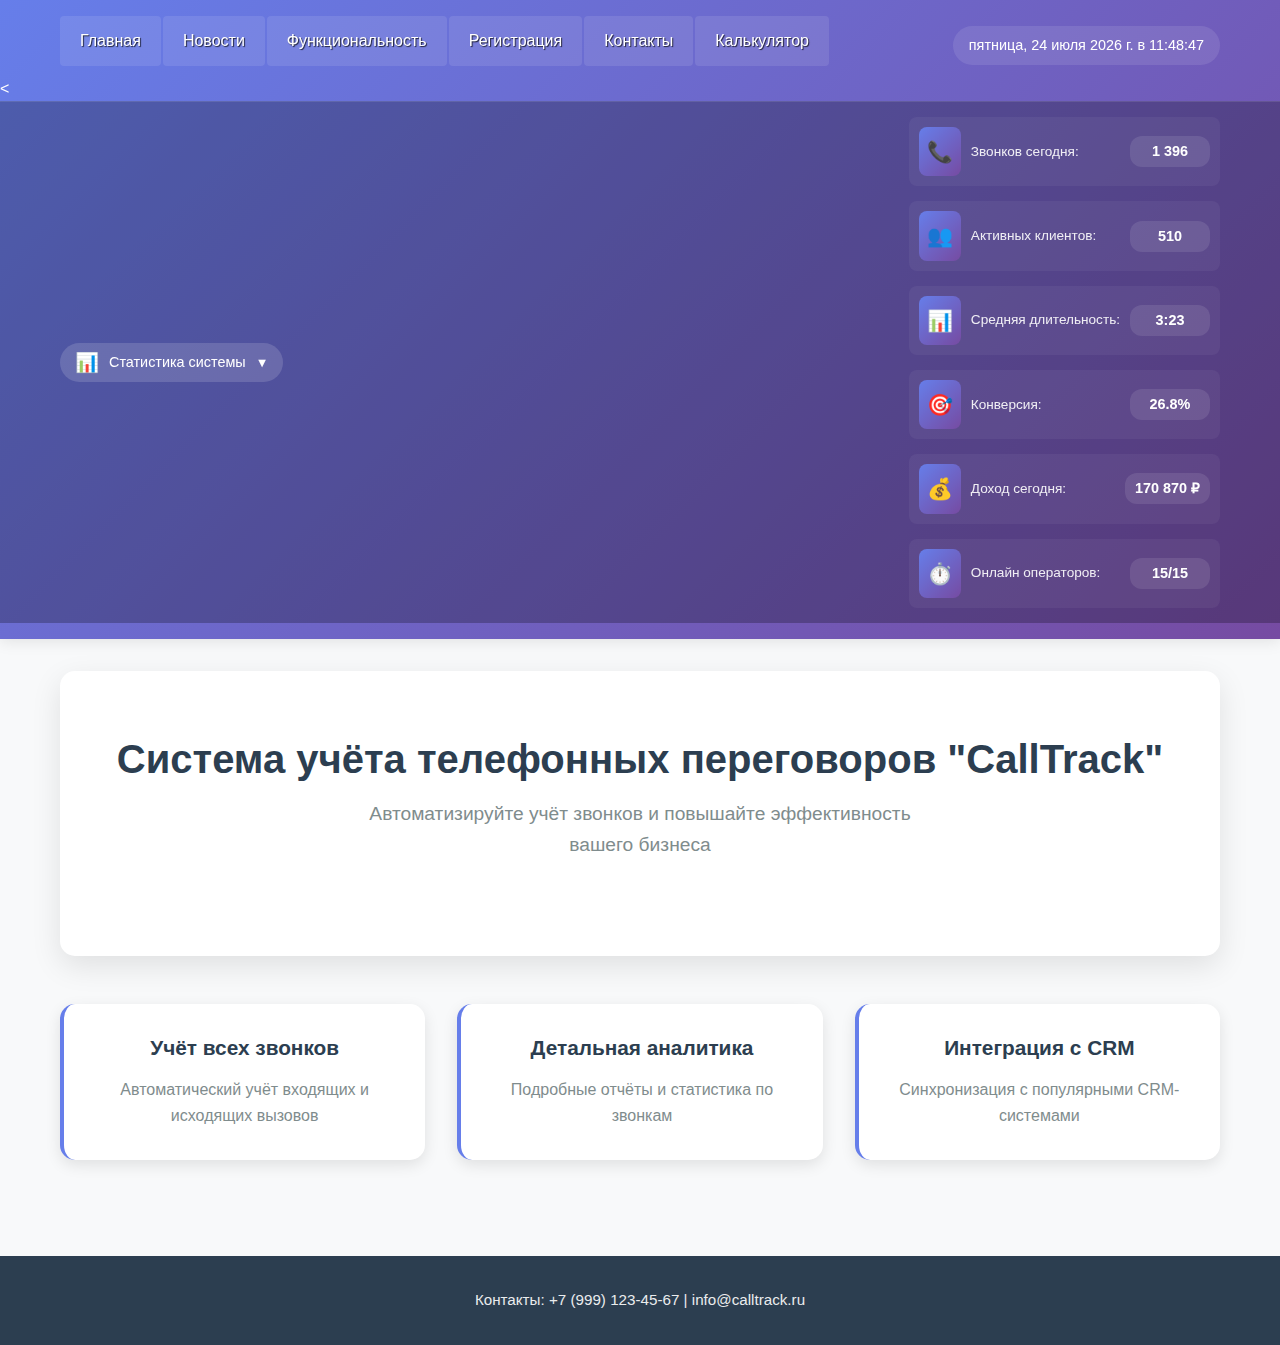
<file: index.html>
<!DOCTYPE html>
<html lang="ru">
<head>
<meta charset="UTF-8">
<meta name="viewport" content="width=device-width, initial-scale=1.0">
<title>Учёт телефонных переговоров "CallTrack"</title>
<link rel="stylesheet" href="css.css">
</head>
<body>
<header>
    <div class="container">
        <nav>
            <ul id="nav">
                <li><a href="hhhh.html" title="Вернуться на главную страницу">Главная</a></li>
                <li>
                    <a href="news.html" title="Новости и обновления">Новости</a>
                    <ul>
                        <li><a href="news.html#latest">Последние новости</a></li>
                        <li><a href="news.html#updates">Обновления системы</a></li>
                        <li><a href="news.html#events">Мероприятия</a></li>
                    </ul>
                </li>
                <li>
                    <a href="features.html" title="Функциональность системы">Функциональность</a>
                    <ul>
                        <li><a href="features.html#calls">Учёт звонков</a></li>
                        <li><a href="features.html#analytics">Аналитика</a></li>
                        <li><a href="features.html#integration">Интеграции</a></li>
                        <li><a href="features.html#reports">Отчёты</a></li>
                    </ul>
                </li>
                <li>
                    <a href="register.html" title="Регистрация и вход">Регистрация</a>
                    <ul>
                        <li><a href="register.html">Новый пользователь</a></li>
                        <li><a href="#" onclick="showLogin()">Вход в систему</a></li>
                        <li><a href="#">Техподдержка</a></li>
                    </ul>
                </li>
                <li><a href="#" title="Как с нами связаться">Контакты</a>
                    <ul>
                        <li><a href="#">Адрес офиса</a></li>
                        <li><a href="#">Телефоны</a></li>
                        <li><a href="#">Электронная почта</a></li>
                        <li><a href="#">Часы работы</a></li>
                    </ul>
                </li>
                <li>
                    <a href="calculator.html" title="Калькулятор расчётов">Калькулятор</a>
                    <ul>
                        <li><a href="calculator.html#basic">Простой калькулятор</a></li>
                        <li><a href="calculator.html#business">Бизнес-расчёты</a></li>
                        <li><a href="calculator.html#roi">ROI калькулятор</a></li>
                    </ul>
                </li>
            </ul>
        </nav>
        <div id="datetime"></div>
    </div>
    <!-- База данных сверху -->
<<!-- База данных сверху -->
<div class="database-header">
    <div class="container">
        <div class="db-controls">
            <button class="db-toggle" onclick="toggleDatabase()">
                <span class="db-toggle-icon">📊</span>
                <span class="db-toggle-text">Статистика системы</span>
                <span class="db-toggle-arrow">▼</span>
            </button>
        </div>
        
        <div class="db-stats" id="dbStats">
            <div class="db-stat">
                <span class="db-icon">📞</span>
                <span class="db-label">Звонков сегодня:</span>
                <span class="db-value" id="callsToday">1,247</span>
            </div>
            <div class="db-stat">
                <span class="db-icon">👥</span>
                <span class="db-label">Активных клиентов:</span>
                <span class="db-value" id="activeClients">589</span>
            </div>
            <div class="db-stat">
                <span class="db-icon">📊</span>
                <span class="db-label">Средняя длительность:</span>
                <span class="db-value" id="avgDuration">3:45</span>
            </div>
            <div class="db-stat">
                <span class="db-icon">🎯</span>
                <span class="db-label">Конверсия:</span>
                <span class="db-value" id="conversionRate">24.7%</span>
            </div>
            <div class="db-stat">
                <span class="db-icon">💰</span>
                <span class="db-label">Доход сегодня:</span>
                <span class="db-value" id="todayRevenue">124,700 руб</span>
            </div>
            <div class="db-stat">
                <span class="db-icon">⏱️</span>
                <span class="db-label">Онлайн операторов:</span>
                <span class="db-value" id="onlineOperators">12/15</span>
            </div>
        </div>
    </div>
</div>
</header>
<main class="container">
<section class="hero">
<h1>Система учёта телефонных переговоров "CallTrack"</h1>
<p>Автоматизируйте учёт звонков и повышайте эффективность вашего бизнеса</p>
</section>
<section class="features">
<div class="feature-card">
<h3> Учёт всех звонков</h3>
<p>Автоматический учёт входящих и исходящих вызовов</p>
</div>
<div class="feature-card">
<h3> Детальная аналитика</h3>
<p>Подробные отчёты и статистика по звонкам</p>
</div>
<div class="feature-card">
<h3> Интеграция с CRM</h3>
<p>Синхронизация с популярными CRM-системами</p>
</div>
</section>
</main>
<footer>
<div class="container">
<p>Контакты: +7 (999) 123-45-67 | info@calltrack.ru</p>
</div>
</footer>
<script src="js.js"></script>
</body>
</html>
</file>
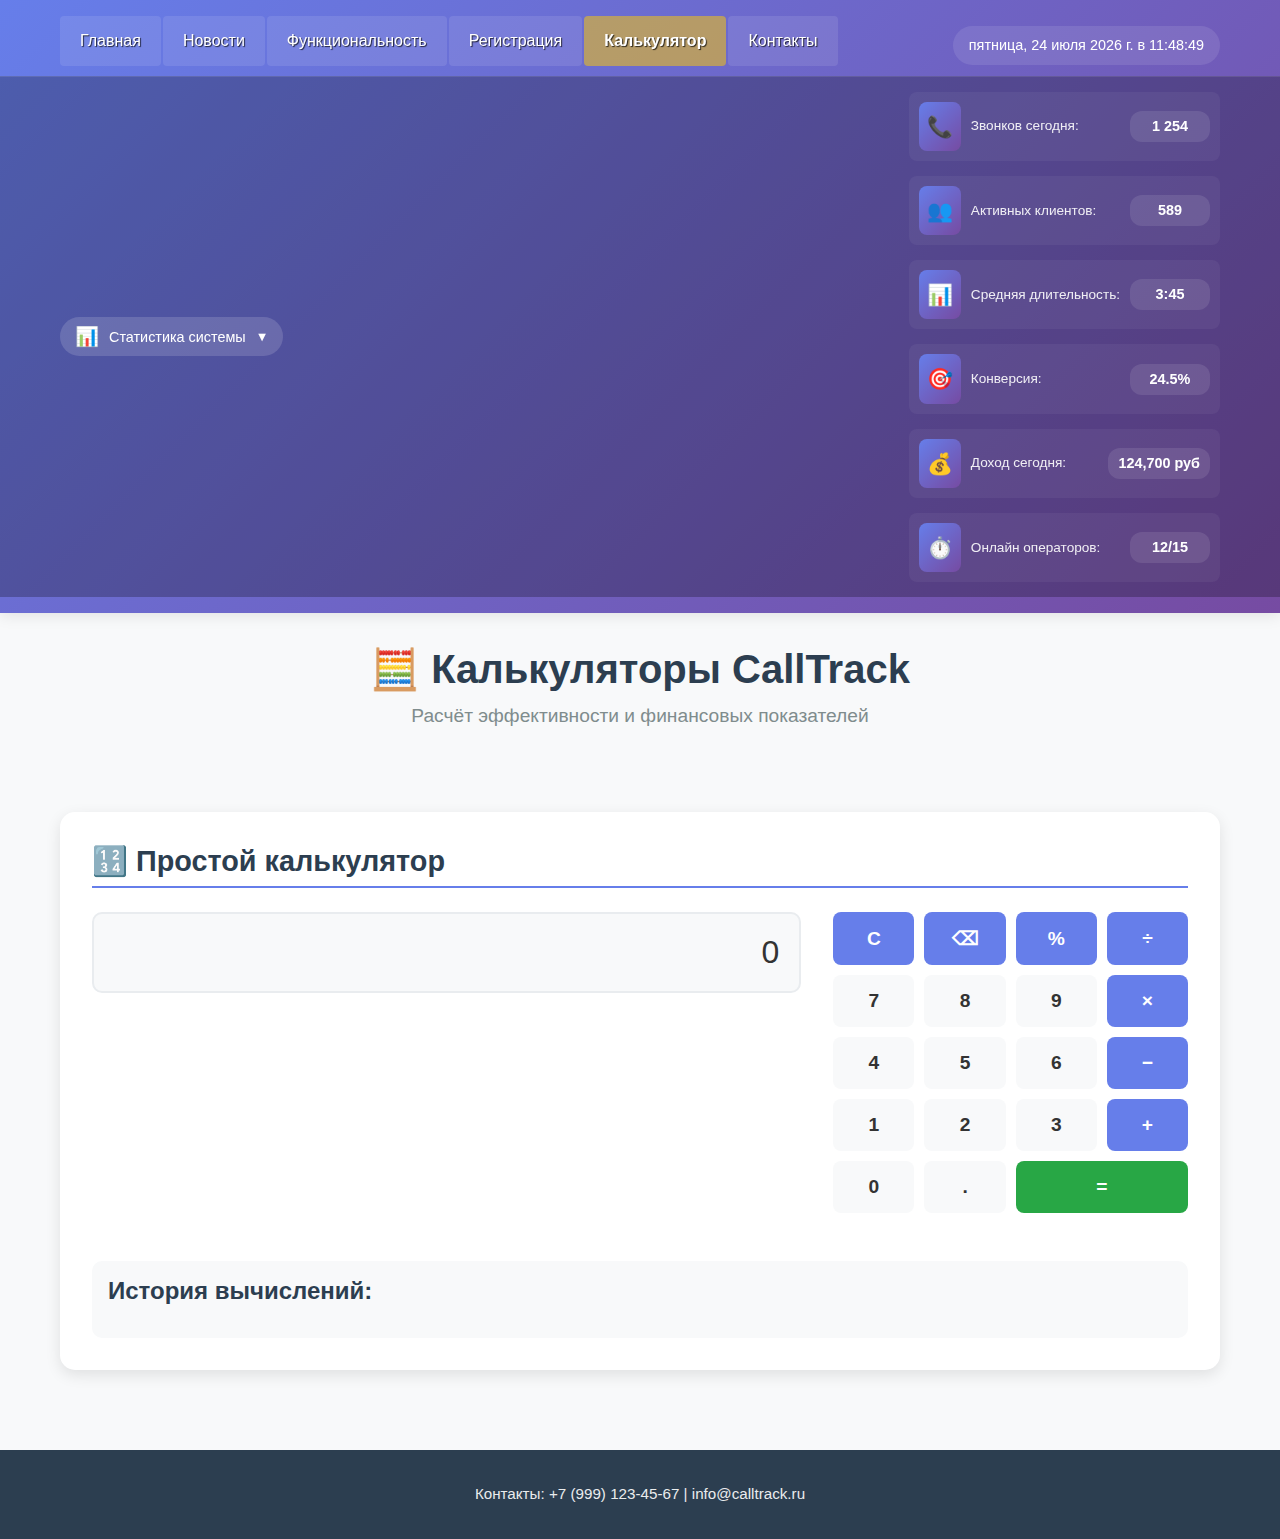
<file: calculator.html>
<!DOCTYPE html>
<html lang="ru">
<head>
    <meta charset="UTF-8">
    <meta name="viewport" content="width=device-width, initial-scale=1.0">
    <title>Калькулятор - CallTrack</title>
    <link rel="stylesheet" href="css.css">
</head>
<body>
    <header>
        <div class="container">
            <nav>
                <ul id="nav">
                    <li><a href="hhhh.html" title="Вернуться на главную страницу">Главная</a></li>
                    <li>
                        <a href="news.html" title="Новости и обновления">Новости</a>
                        <ul>
                            <li><a href="news.html#latest">Последние новости</a></li>
                            <li><a href="news.html#updates">Обновления системы</a></li>
                            <li><a href="news.html#events">Мероприятия</a></li>
                        </ul>
                    </li>
                    <li>
                        <a href="features.html" title="Функциональность системы">Функциональность</a>
                        <ul>
                            <li><a href="features.html#calls">Учёт звонков</a></li>
                            <li><a href="features.html#analytics">Аналитика</a></li>
                            <li><a href="features.html#integration">Интеграции</a></li>
                            <li><a href="features.html#reports">Отчёты</a></li>
                        </ul>
                    </li>
                    <li>
                        <a href="register.html" title="Регистрация и вход">Регистрация</a>
                        <ul>
                            <li><a href="register.html">Новый пользователь</a></li>
                            <li><a href="#" onclick="showLogin()">Вход в систему</a></li>
                            <li><a href="#">Техподдержка</a></li>
                        </ul>
                    </li>
                    <li>
                        <a href="calculator.html" title="Калькулятор расчётов" class="active">Калькулятор</a>
                        <ul>
                            <li><a href="#basic">Простой калькулятор</a></li>
                            <li><a href="#business">Бизнес-расчёты</a></li>
                            <li><a href="#roi">ROI калькулятор</a></li>
                        </ul>
                    </li>
                    <li>
                        <a href="#" title="Как с нами связаться">Контакты</a>
                        <ul>
                            <li><a href="#">Адрес офиса</a></li>
                            <li><a href="#">Телефоны</a></li>
                            <li><a href="#">Электронная почта</a></li>
                            <li><a href="#">Часы работы</a></li>
                        </ul>
                    </li>
                </ul>
            </nav>
            <div id="datetime"></div>
        </div>
        
       <!-- База данных сверху -->
<div class="database-header">
    <div class="container">
        <div class="db-controls">
            <button class="db-toggle" onclick="toggleDatabase()">
                <span class="db-toggle-icon">📊</span>
                <span class="db-toggle-text">Статистика системы</span>
                <span class="db-toggle-arrow">▼</span>
            </button>
        </div>
        
        <div class="db-stats" id="dbStats">
            <div class="db-stat">
                <span class="db-icon">📞</span>
                <span class="db-label">Звонков сегодня:</span>
                <span class="db-value" id="callsToday">1,247</span>
            </div>
            <div class="db-stat">
                <span class="db-icon">👥</span>
                <span class="db-label">Активных клиентов:</span>
                <span class="db-value" id="activeClients">589</span>
            </div>
            <div class="db-stat">
                <span class="db-icon">📊</span>
                <span class="db-label">Средняя длительность:</span>
                <span class="db-value" id="avgDuration">3:45</span>
            </div>
            <div class="db-stat">
                <span class="db-icon">🎯</span>
                <span class="db-label">Конверсия:</span>
                <span class="db-value" id="conversionRate">24.7%</span>
            </div>
            <div class="db-stat">
                <span class="db-icon">💰</span>
                <span class="db-label">Доход сегодня:</span>
                <span class="db-value" id="todayRevenue">124,700 руб</span>
            </div>
            <div class="db-stat">
                <span class="db-icon">⏱️</span>
                <span class="db-label">Онлайн операторов:</span>
                <span class="db-value" id="onlineOperators">12/15</span>
            </div>
        </div>
    </div>
</div>
    </header>

    <main class="container">
        <div class="calculator-header">
            <h1>🧮 Калькуляторы CallTrack</h1>
            <p>Расчёт эффективности и финансовых показателей</p>
        </div>

        <div class="calculator-container">
            <!-- Простой калькулятор -->
            <section class="calculator-section" id="basic">
                <h2>🔢 Простой калькулятор</h2>
                <div class="simple-calculator">
                    <div class="calculator-display">
                        <input type="text" id="display" readonly value="0">
                    </div>
                    
                    <div class="calculator-buttons">
                        <div class="row">
                            <button class="calc-btn operator" onclick="clearDisplay()">C</button>
                            <button class="calc-btn operator" onclick="deleteLast()">⌫</button>
                            <button class="calc-btn operator" onclick="appendToDisplay('%')">%</button>
                            <button class="calc-btn operator" onclick="appendToDisplay('/')">÷</button>
                        </div>
                        
                        <div class="row">
                            <button class="calc-btn" onclick="appendToDisplay('7')">7</button>
                            <button class="calc-btn" onclick="appendToDisplay('8')">8</button>
                            <button class="calc-btn" onclick="appendToDisplay('9')">9</button>
                            <button class="calc-btn operator" onclick="appendToDisplay('*')">×</button>
                        </div>
                        
                        <div class="row">
                            <button class="calc-btn" onclick="appendToDisplay('4')">4</button>
                            <button class="calc-btn" onclick="appendToDisplay('5')">5</button>
                            <button class="calc-btn" onclick="appendToDisplay('6')">6</button>
                            <button class="calc-btn operator" onclick="appendToDisplay('-')">−</button>
                        </div>
                        
                        <div class="row">
                            <button class="calc-btn" onclick="appendToDisplay('1')">1</button>
                            <button class="calc-btn" onclick="appendToDisplay('2')">2</button>
                            <button class="calc-btn" onclick="appendToDisplay('3')">3</button>
                            <button class="calc-btn operator" onclick="appendToDisplay('+')">+</button>
                        </div>
                        
                        <div class="row">
                            <button class="calc-btn" onclick="appendToDisplay('0')">0</button>
                            <button class="calc-btn" onclick="appendToDisplay('.')">.</button>
                            <button class="calc-btn equals" onclick="calculate()">=</button>
                        </div>
                    </div>
                    
                    <div class="calculator-history">
                        <h3>История вычислений:</h3>
                        <ul id="historyList"></ul>
                    </div>
                </div>
            </section>

        </div>
    </main>

    <footer>
        <div class="container">
            <p>Контакты: +7 (999) 123-45-67 | info@calltrack.ru</p>
        </div>
    </footer>

    <script src="js.js"></script>
    <script src="calculator.js"></script>
</body>
</html>
</file>
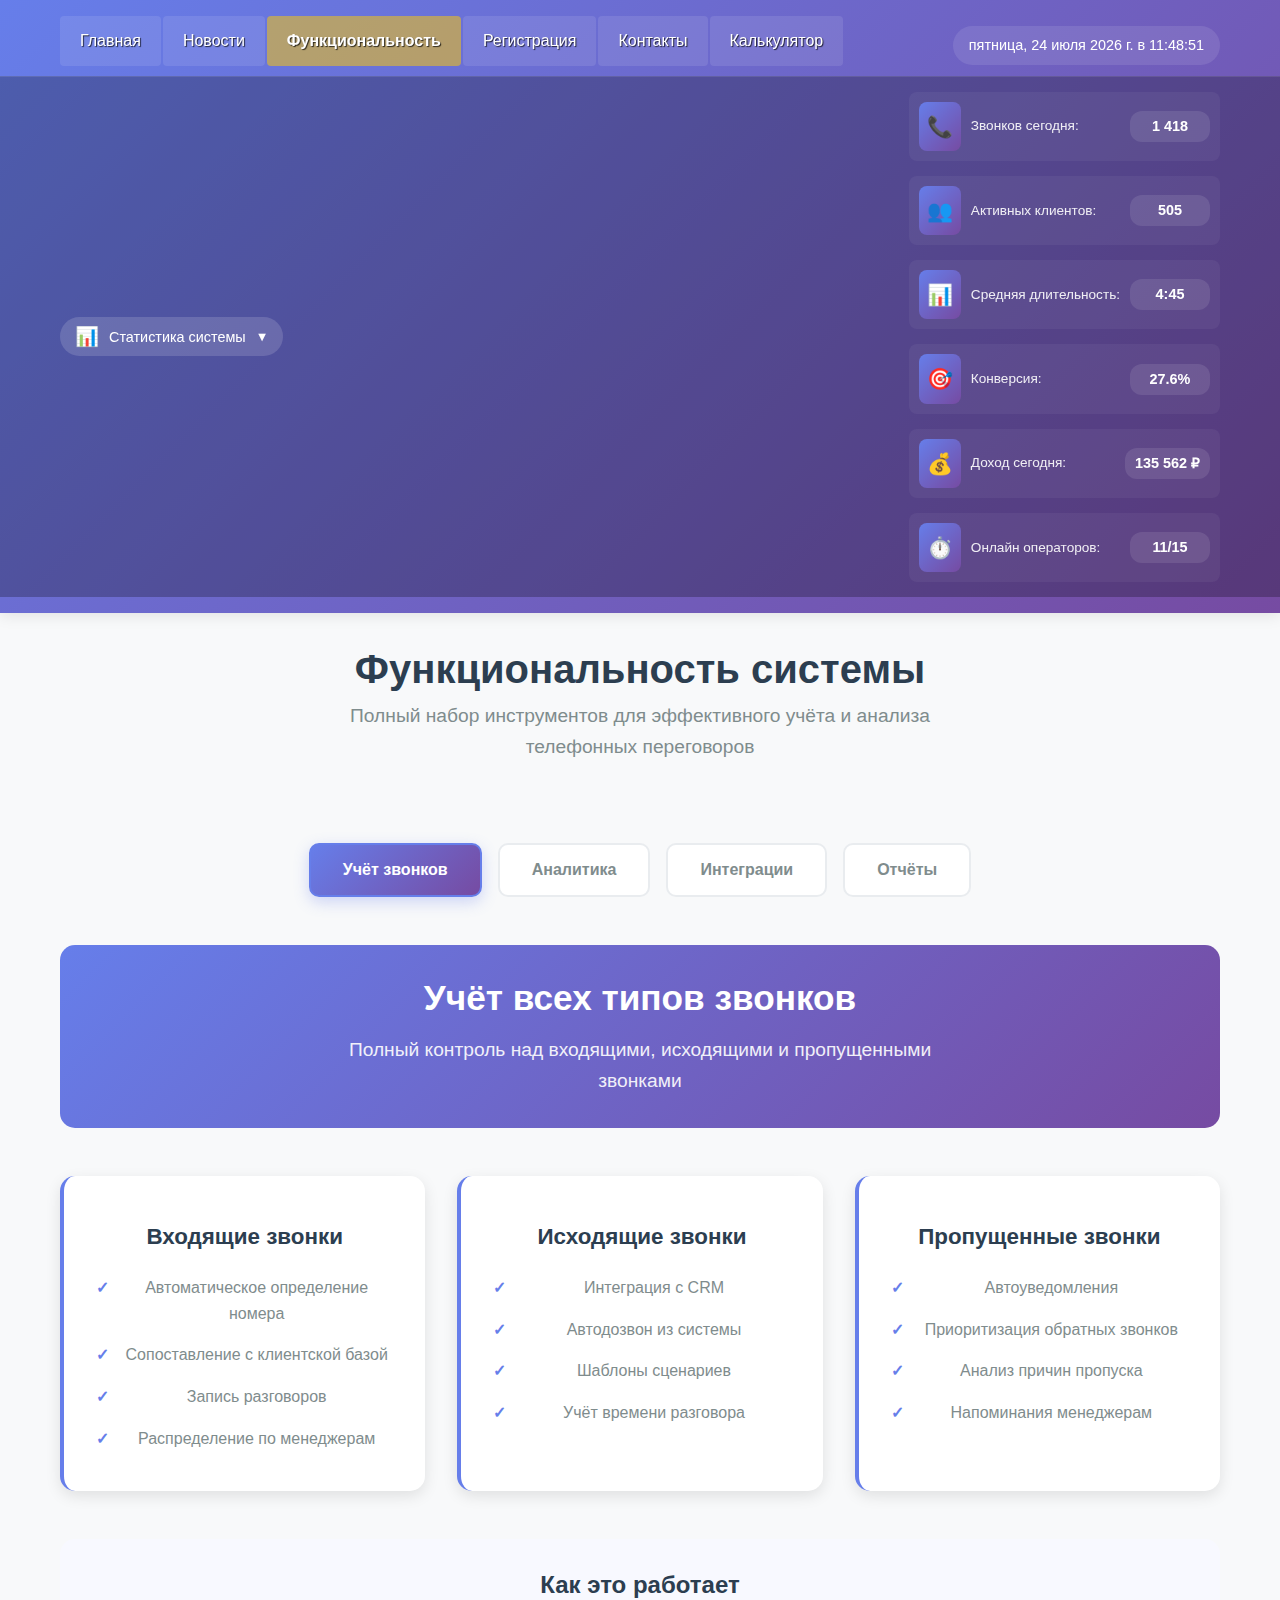
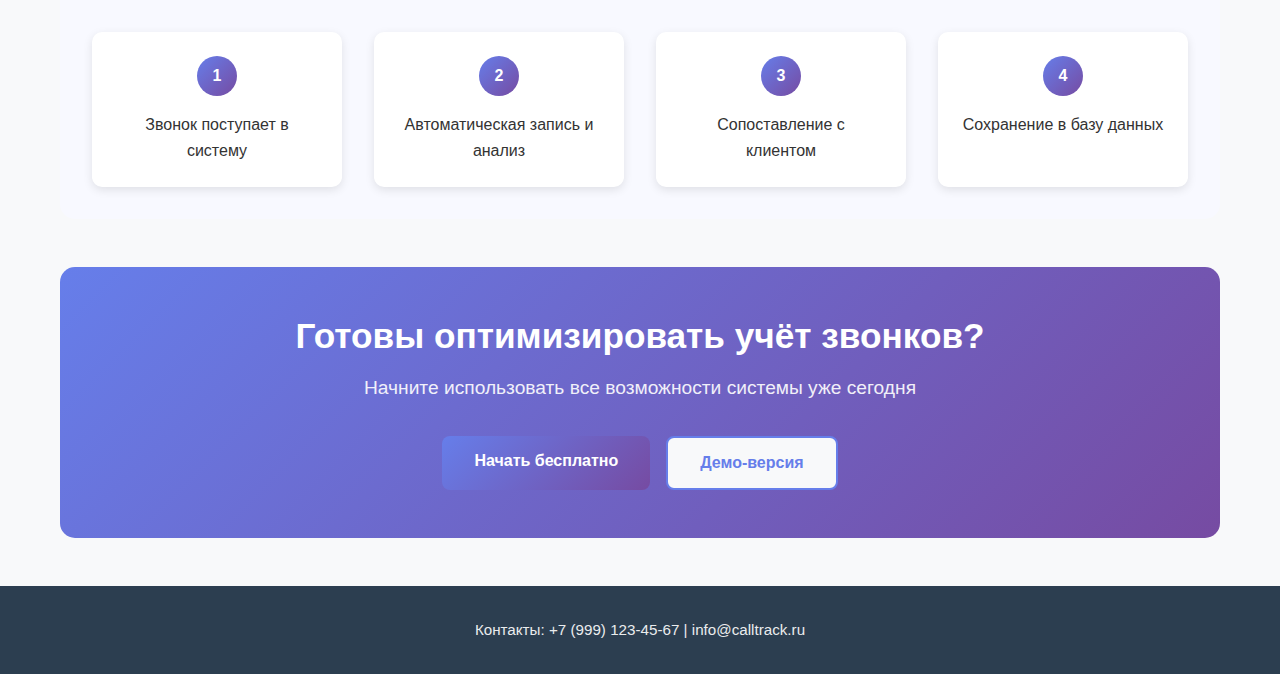
<file: features.html>
<!DOCTYPE html>
<html lang="ru">
<head>
<meta charset="UTF-8">
<meta name="viewport" content="width=device-width, initial-scale=1.0">
<title>Функциональность - CallTrack</title>
<link rel="stylesheet" href="css.css">
</head>
<body>
<header>
    <div class="container">
        <nav>
            <ul id="nav">
                <li><a href="hhhh.html" title="Вернуться на главную страницу">Главная</a></li>
                <li>
                    <a href="news.html" title="Новости и обновления">Новости</a>
                    <ul>
                        <li><a href="news.html#latest">Последние новости</a></li>
                        <li><a href="news.html#updates">Обновления системы</a></li>
                        <li><a href="news.html#events">Мероприятия</a></li>
                    </ul>
                </li>
                <li>
                    <a href="features.html" title="Функциональность системы" class="active">Функциональность</a>
                    <ul>
                        <li><a href="#calls">Учёт звонков</a></li>
                        <li><a href="#analytics">Аналитика</a></li>
                        <li><a href="#integration">Интеграции</a></li>
                        <li><a href="#reports">Отчёты</a></li>
                    </ul>
                </li>
                <li>
                    <a href="register.html" title="Регистрация и вход">Регистрация</a>
                    <ul>
                        <li><a href="register.html">Новый пользователь</a></li>
                        <li><a href="#" onclick="showLogin()">Вход в систему</a></li>
                        <li><a href="#">Техподдержка</a></li>
                    </ul>
                </li>
                <li>
                    <a href="#" title="Как с нами связаться">Контакты</a>
                    <ul>
                        <li><a href="#">Адрес офиса</a></li>
                        <li><a href="#">Телефоны</a></li>
                        <li><a href="#">Электронная почта</a></li>
                        <li><a href="#">Часы работы</a></li>
                    </ul>
                </li>
                <li>
                    <a href="calculator.html" title="Калькулятор расчётов">Калькулятор</a>
                    <ul>
                        <li><a href="calculator.html#basic">Простой калькулятор</a></li>
                        <li><a href="calculator.html#business">Бизнес-расчёты</a></li>
                        <li><a href="calculator.html#roi">ROI калькулятор</a></li>
                    </ul>
                </li>
            </ul>
        </nav>
        <div id="datetime"></div>
    </div>
  <!-- База данных сверху -->
<div class="database-header">
    <div class="container">
        <div class="db-controls">
            <button class="db-toggle" onclick="toggleDatabase()">
                <span class="db-toggle-icon">📊</span>
                <span class="db-toggle-text">Статистика системы</span>
                <span class="db-toggle-arrow">▼</span>
            </button>
        </div>
        
        <div class="db-stats" id="dbStats">
            <div class="db-stat">
                <span class="db-icon">📞</span>
                <span class="db-label">Звонков сегодня:</span>
                <span class="db-value" id="callsToday">1,247</span>
            </div>
            <div class="db-stat">
                <span class="db-icon">👥</span>
                <span class="db-label">Активных клиентов:</span>
                <span class="db-value" id="activeClients">589</span>
            </div>
            <div class="db-stat">
                <span class="db-icon">📊</span>
                <span class="db-label">Средняя длительность:</span>
                <span class="db-value" id="avgDuration">3:45</span>
            </div>
            <div class="db-stat">
                <span class="db-icon">🎯</span>
                <span class="db-label">Конверсия:</span>
                <span class="db-value" id="conversionRate">24.7%</span>
            </div>
            <div class="db-stat">
                <span class="db-icon">💰</span>
                <span class="db-label">Доход сегодня:</span>
                <span class="db-value" id="todayRevenue">124,700 руб</span>
            </div>
            <div class="db-stat">
                <span class="db-icon">⏱️</span>
                <span class="db-label">Онлайн операторов:</span>
                <span class="db-value" id="onlineOperators">12/15</span>
            </div>
        </div>
    </div>
</div>
</header>
<main class="container">
<div class="features-header">
<h1> Функциональность системы</h1>
<p>Полный набор инструментов для эффективного учёта и анализа телефонных
переговоров</p>
</div>
<nav class="features-nav">
<button class="nav-btn active" data-tab="calls"> Учёт звонков</button>
<button class="nav-btn" data-tab="analytics"> Аналитика</button>
<button class="nav-btn" data-tab="integration"> Интеграции</button>
<button class="nav-btn" data-tab="reports"> Отчёты</button>
</nav>
<div class="features-content">
<div class="tab-content active" id="calls">
<div class="feature-hero">
<h2>Учёт всех типов звонков</h2>
<p>Полный контроль над входящими, исходящими и пропущенными звонками</p>
</div>
<div class="features-grid">
<div class="feature-card detailed">
<div class="feature-icon"> </div>
<h3>Входящие звонки</h3>
<ul>
<li>Автоматическое определение номера</li>
<li>Сопоставление с клиентской базой</li>
<li>Запись разговоров</li>
<li>Распределение по менеджерам</li>
</ul>
</div>
<div class="feature-card detailed">
<div class="feature-icon"> </div>
<h3>Исходящие звонки</h3>
<ul>
<li>Интеграция с CRM</li>
<li>Автодозвон из системы</li>
<li>Шаблоны сценариев</li>
<li>Учёт времени разговора</li>
</ul>
</div>
<div class="feature-card detailed">
<div class="feature-icon"> </div>
<h3>Пропущенные звонки</h3>
<ul>
<li>Автоуведомления</li>
<li>Приоритизация обратных звонков</li>
<li>Анализ причин пропуска</li>
<li>Напоминания менеджерам</li>
</ul>
</div>
</div>
<div class="feature-demo">
<h3>Как это работает</h3>
<div class="demo-steps">
<div class="step">
<span class="step-number">1</span>
<p>Звонок поступает в систему</p>
</div>
<div class="step">
<span class="step-number">2</span>
<p>Автоматическая запись и анализ</p>
</div>
<div class="step">
<span class="step-number">3</span>
<p>Сопоставление с клиентом</p>
</div>
<div class="step">
<span class="step-number">4</span>
<p>Сохранение в базу данных</p>
</div>
</div>
</div>
</div>
<div class="tab-content" id="analytics">
<div class="feature-hero">
<h2>Глубокая аналитика</h2>
<p>Мощные инструменты для анализа эффективности звонков</p>
</div>
<div class="features-grid">
<div class="feature-card detailed">
<div class="feature-icon"> </div>
<h3>Статистика в реальном времени</h3>
<ul>
<li>Динамические дашборды</li>
<li>KPI менеджеров</li>
<li>Конверсия звонков</li>
<li>Загрузка линий</li>
</ul>
</div>
<div class="feature-card detailed">
<div class="feature-icon"> </div>
<h3>AI-анализ разговоров</h3>
<ul>
<li>Определение тональности</li>
<li>Выявление ключевых фраз</li>
<li>Оценка качества обслуживания</li>
<li>Рекомендации по улучшению</li>
</ul>
</div>
<div class="feature-card detailed">
<div class="feature-icon"> </div>
<h3>Исторические данные</h3>
<ul>
<li>Анализ трендов</li>
<li>Сравнение периодов</li>
<li>Сезонность активности</li>
<li>Прогнозирование нагрузки</li>
</ul>
</div>
</div>
</div>
<div class="tab-content" id="integration">
<div class="feature-hero">
<h2>Интеграции с популярными системами</h2>
<p>Беспрепятственное взаимодействие с вашим рабочим окружением</p>
</div>
<div class="integrations-grid">
<div class="integration-card">
<div class="integration-logo"> </div>
<h3>CRM системы</h3>
<div class="integration-partners">
<span class="partner">Bitrix24</span>
<span class="partner">AmoCRM</span>
<span class="partner">RetailCRM</span>
<span class="partner">Microsoft Dynamics</span>
</div>
</div>
<div class="integration-card">
<div class="integration-logo"> </div>
<h3>Мессенджеры</h3>
<div class="integration-partners">
<span class="partner">WhatsApp Business</span>
<span class="partner">Telegram</span>
<span class="partner">Viber</span>
<span class="partner">Facebook Messenger</span>
</div>
</div>
<div class="integration-card">
<div class="integration-logo"> </div>
<h3>Облачные сервисы</h3>
<div class="integration-partners">
<span class="partner">Google Workspace</span>
<span class="partner">Microsoft 365</span>
<span class="partner">Yandex 360</span>
<span class="partner">Dropbox</span>
</div>
</div>
<div class="integration-card">
<div class="integration-logo"> </div>
<h3>API для разработчиков</h3>
<div class="integration-partners">
<span class="partner">REST API</span>
<span class="partner">Webhooks</span>
<span class="partner">SDK</span>
<span class="partner">Документация</span>
</div>
</div>
</div>
</div>
<div class="tab-content" id="reports">
<div class="feature-hero">
<h2>Детальные отчёты</h2>
<p>Готовые и настраиваемые отчёты для любого уровня управления</p>
</div>
<div class="reports-grid">
<div class="report-card">
<h3> Ежедневный отчёт менеджера</h3>
<div class="report-features">
<span>Количество звонков</span>
<span>Время в разговорах</span>
<span>Конверсия</span>
<span>Пропущенные звонки</span>
</div>
</div>
<div class="report-card">
<h3> Недельная аналитика отдела</h3>
<div class="report-features">
<span>Сравнение менеджеров</span>
<span>Динамика показателей</span>
<span>Загрузка линий</span>
<span>Эффективность работы</span>
</div>
</div>
<div class="report-card">
<h3> Месячный отчёт директора</h3>
<div class="report-features">
<span>Финансовые показатели</span>
<span>ROI системы</span>
<span>Тренды и прогнозы</span>
<span>Рекомендации по развитию</span>
</div>
</div>
</div>
<div class="export-options">
<h3>Экспорт данных</h3>
<div class="export-formats">
<div class="format-option">
<span class="format-icon"> </span>
<span>PDF</span>
</div>
<div class="format-option">
<span class="format-icon"> </span>
<span>Excel</span>
</div>
<div class="format-option">
<span class="format-icon"> </span>
<span>CSV</span>
</div>
<div class="format-option">
<span class="format-icon"> </span>
<span>Dashboard</span>
</div>
</div>
</div>
</div>
</div>
<div class="features-cta">
<h2>Готовы оптимизировать учёт звонков?</h2>
<p>Начните использовать все возможности системы уже сегодня</p>
<div class="cta-buttons">
<a href="register.html" class="btn btn-primary">Начать бесплатно</a>
<a href="index.html" class="btn btn-secondary">Демо-версия</a>
</div>
</div>
</main>
<footer>
<div class="container">
<p>Контакты: +7 (999) 123-45-67 | info@calltrack.ru</p>
</div>
</footer>
<script src="js.js"></script>
</body>
</html>
</file>
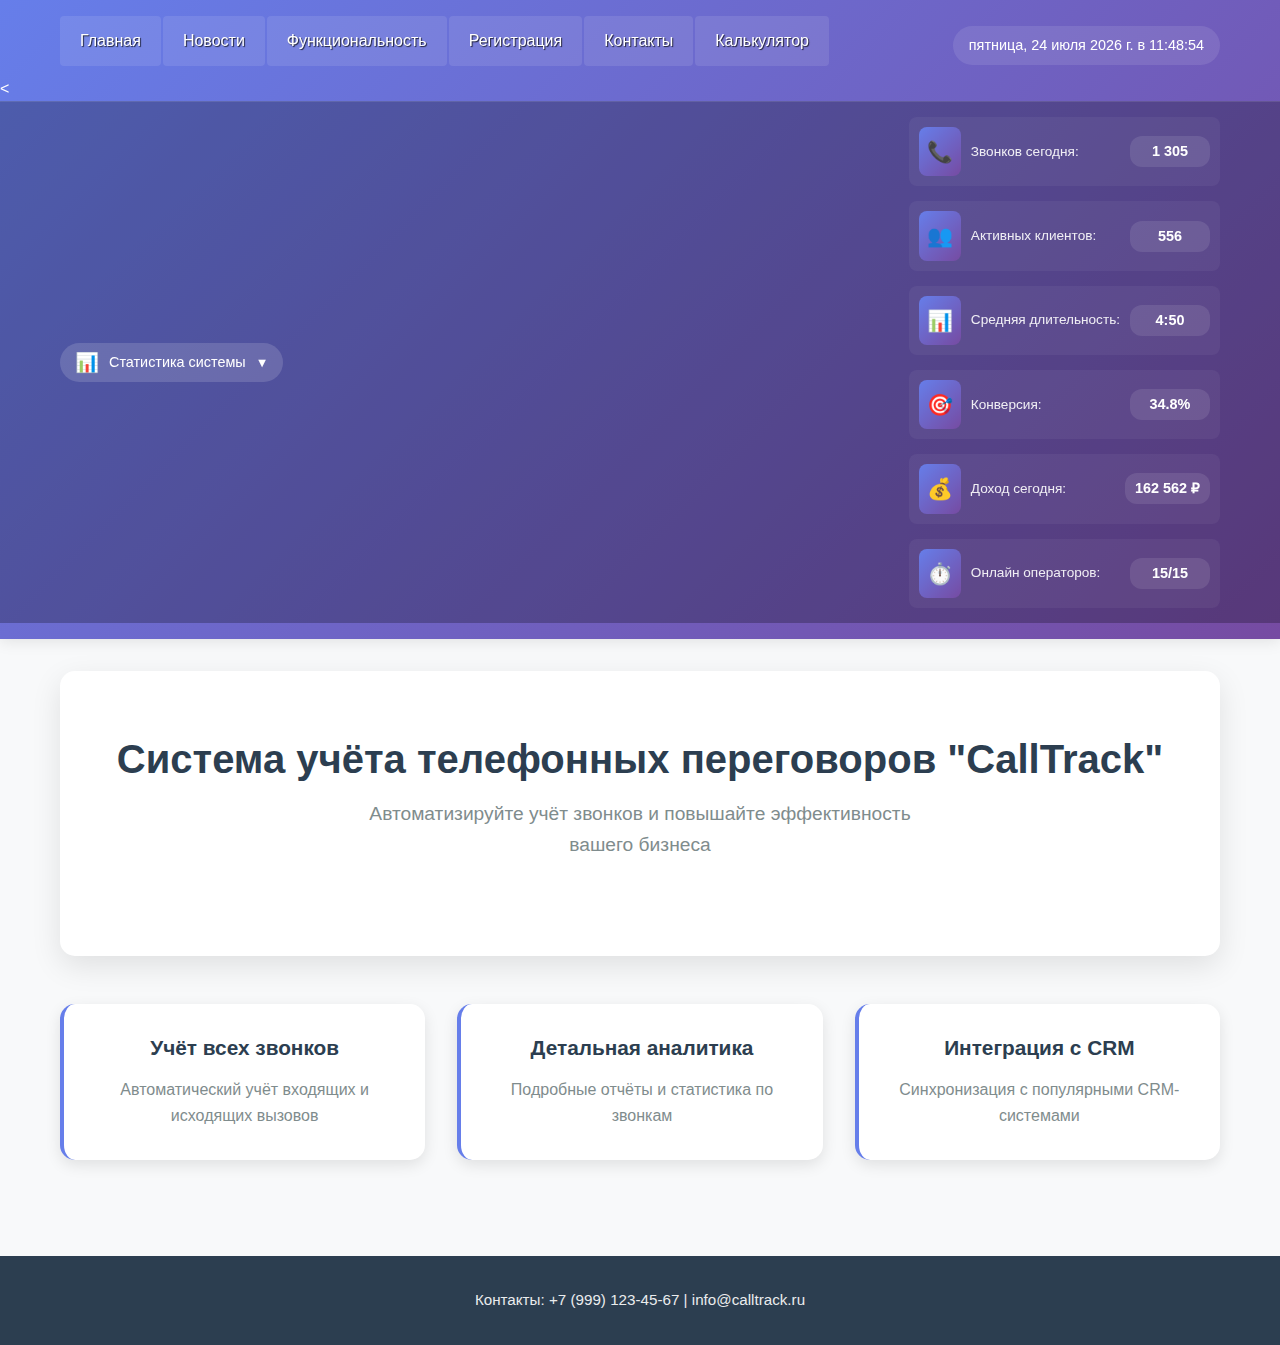
<file: hhhh.html>
<!DOCTYPE html>
<html lang="ru">
<head>
<meta charset="UTF-8">
<meta name="viewport" content="width=device-width, initial-scale=1.0">
<title>Учёт телефонных переговоров "CallTrack"</title>
<link rel="stylesheet" href="css.css">
</head>
<body>
<header>
    <div class="container">
        <nav>
            <ul id="nav">
                <li><a href="hhhh.html" title="Вернуться на главную страницу">Главная</a></li>
                <li>
                    <a href="news.html" title="Новости и обновления">Новости</a>
                    <ul>
                        <li><a href="news.html#latest">Последние новости</a></li>
                        <li><a href="news.html#updates">Обновления системы</a></li>
                        <li><a href="news.html#events">Мероприятия</a></li>
                    </ul>
                </li>
                <li>
                    <a href="features.html" title="Функциональность системы">Функциональность</a>
                    <ul>
                        <li><a href="features.html#calls">Учёт звонков</a></li>
                        <li><a href="features.html#analytics">Аналитика</a></li>
                        <li><a href="features.html#integration">Интеграции</a></li>
                        <li><a href="features.html#reports">Отчёты</a></li>
                    </ul>
                </li>
                <li>
                    <a href="register.html" title="Регистрация и вход">Регистрация</a>
                    <ul>
                        <li><a href="register.html">Новый пользователь</a></li>
                        <li><a href="#" onclick="showLogin()">Вход в систему</a></li>
                        <li><a href="#">Техподдержка</a></li>
                    </ul>
                </li>
                <li><a href="#" title="Как с нами связаться">Контакты</a>
                    <ul>
                        <li><a href="#">Адрес офиса</a></li>
                        <li><a href="#">Телефоны</a></li>
                        <li><a href="#">Электронная почта</a></li>
                        <li><a href="#">Часы работы</a></li>
                    </ul>
                </li>
                <li>
                    <a href="calculator.html" title="Калькулятор расчётов">Калькулятор</a>
                    <ul>
                        <li><a href="calculator.html#basic">Простой калькулятор</a></li>
                        <li><a href="calculator.html#business">Бизнес-расчёты</a></li>
                        <li><a href="calculator.html#roi">ROI калькулятор</a></li>
                    </ul>
                </li>
            </ul>
        </nav>
        <div id="datetime"></div>
    </div>
    <!-- База данных сверху -->
<<!-- База данных сверху -->
<div class="database-header">
    <div class="container">
        <div class="db-controls">
            <button class="db-toggle" onclick="toggleDatabase()">
                <span class="db-toggle-icon">📊</span>
                <span class="db-toggle-text">Статистика системы</span>
                <span class="db-toggle-arrow">▼</span>
            </button>
        </div>
        
        <div class="db-stats" id="dbStats">
            <div class="db-stat">
                <span class="db-icon">📞</span>
                <span class="db-label">Звонков сегодня:</span>
                <span class="db-value" id="callsToday">1,247</span>
            </div>
            <div class="db-stat">
                <span class="db-icon">👥</span>
                <span class="db-label">Активных клиентов:</span>
                <span class="db-value" id="activeClients">589</span>
            </div>
            <div class="db-stat">
                <span class="db-icon">📊</span>
                <span class="db-label">Средняя длительность:</span>
                <span class="db-value" id="avgDuration">3:45</span>
            </div>
            <div class="db-stat">
                <span class="db-icon">🎯</span>
                <span class="db-label">Конверсия:</span>
                <span class="db-value" id="conversionRate">24.7%</span>
            </div>
            <div class="db-stat">
                <span class="db-icon">💰</span>
                <span class="db-label">Доход сегодня:</span>
                <span class="db-value" id="todayRevenue">124,700 руб</span>
            </div>
            <div class="db-stat">
                <span class="db-icon">⏱️</span>
                <span class="db-label">Онлайн операторов:</span>
                <span class="db-value" id="onlineOperators">12/15</span>
            </div>
        </div>
    </div>
</div>
</header>
<main class="container">
<section class="hero">
<h1>Система учёта телефонных переговоров "CallTrack"</h1>
<p>Автоматизируйте учёт звонков и повышайте эффективность вашего бизнеса</p>
</section>
<section class="features">
<div class="feature-card">
<h3> Учёт всех звонков</h3>
<p>Автоматический учёт входящих и исходящих вызовов</p>
</div>
<div class="feature-card">
<h3> Детальная аналитика</h3>
<p>Подробные отчёты и статистика по звонкам</p>
</div>
<div class="feature-card">
<h3> Интеграция с CRM</h3>
<p>Синхронизация с популярными CRM-системами</p>
</div>
</section>
</main>
<footer>
<div class="container">
<p>Контакты: +7 (999) 123-45-67 | info@calltrack.ru</p>
</div>
</footer>
<script src="js.js"></script>
</body>
</html>
</file>
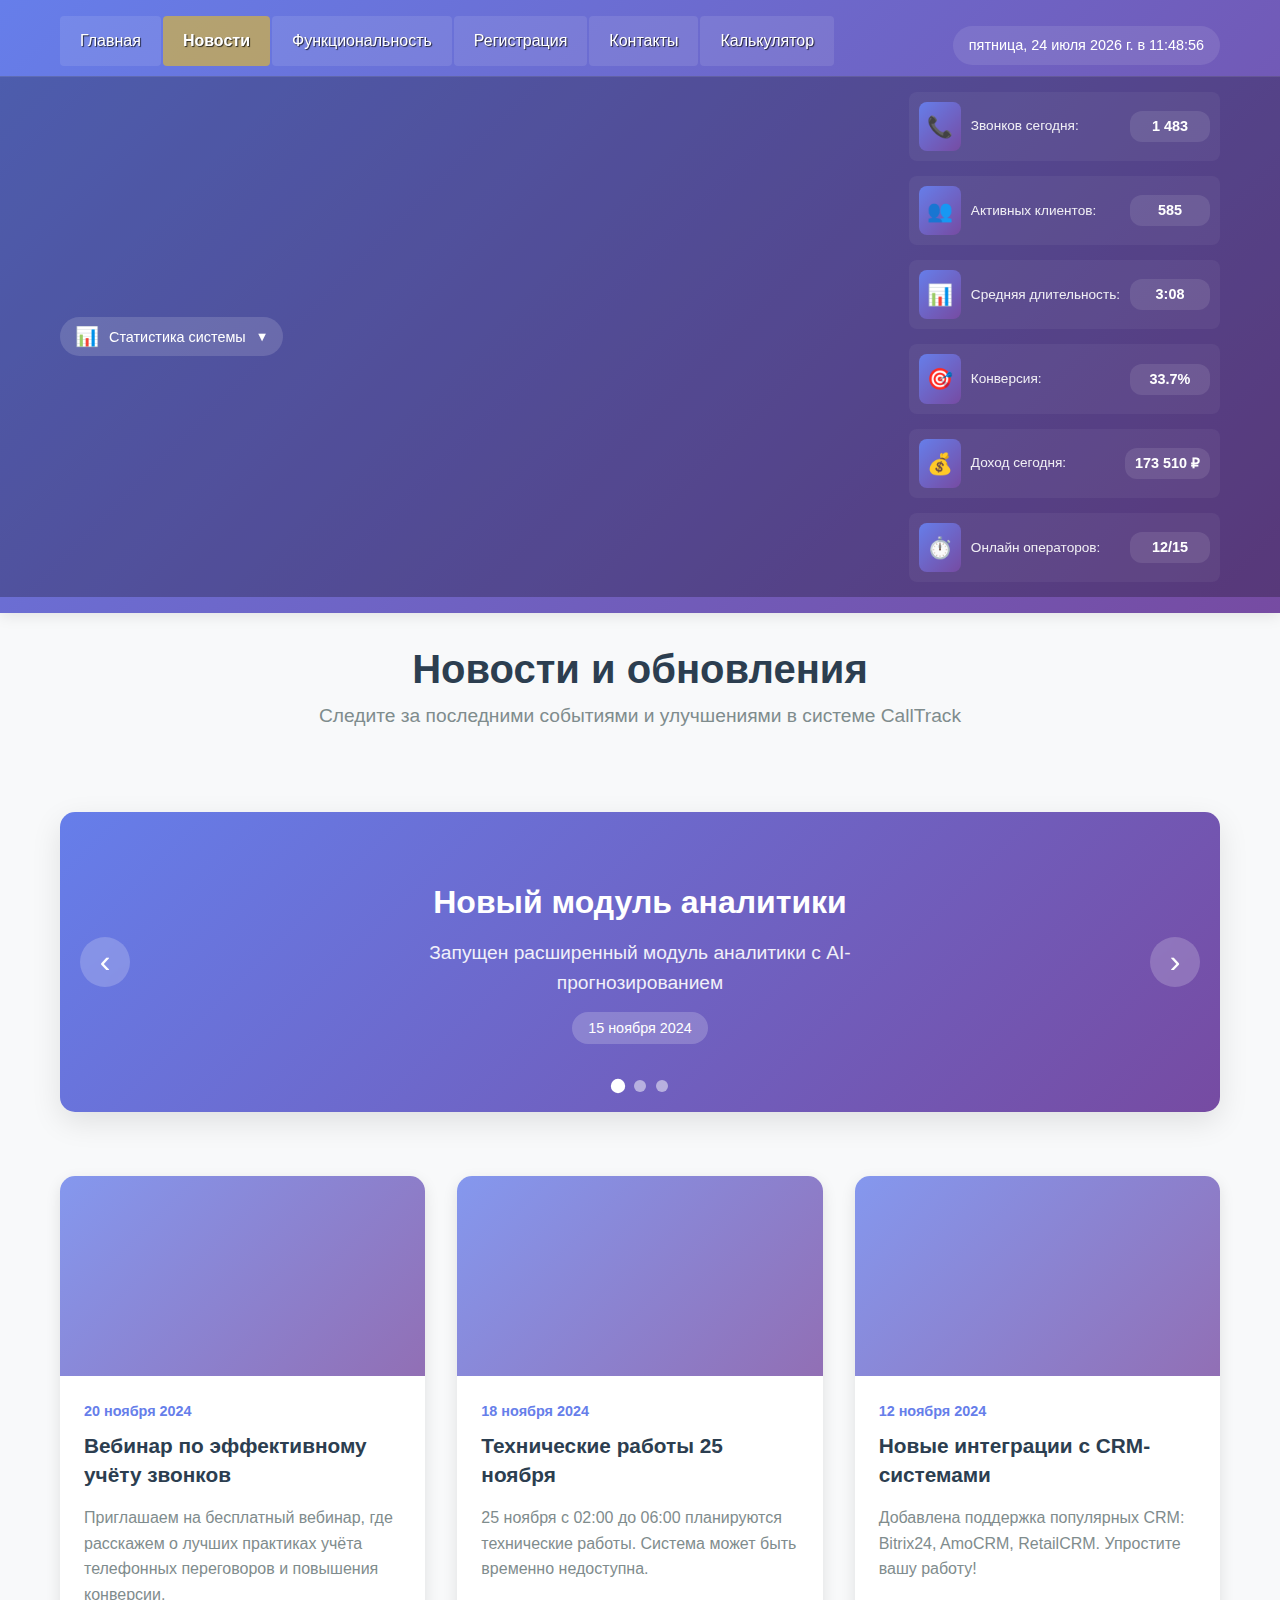
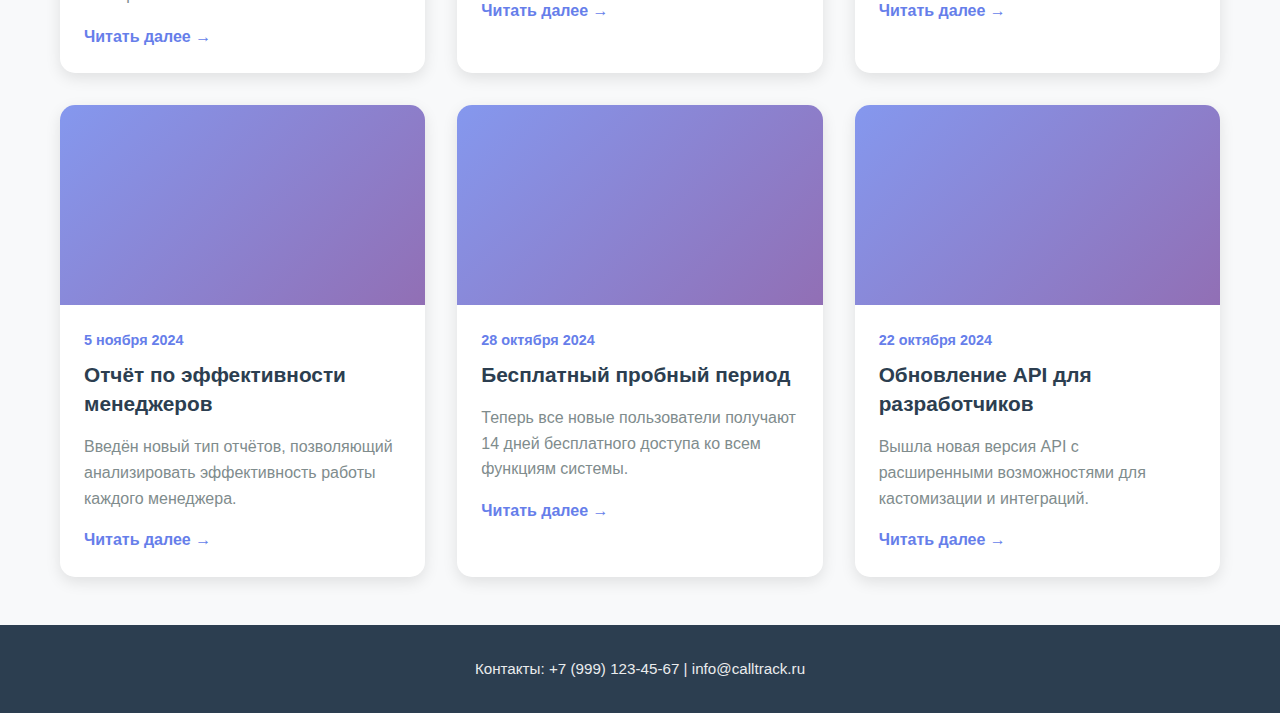
<file: news.html>
<!DOCTYPE html>
<html lang="ru">
<head>
<meta charset="UTF-8">
<meta name="viewport" content="width=device-width, initial-scale=1.0">
<title>Новости - CallTrack</title>
<link rel="stylesheet" href="css.css">
</head>
<body>
<header>
    <div class="container">
        <nav>
            <ul id="nav">
                <li><a href="hhhh.html" title="Вернуться на главную страницу">Главная</a></li>
                <li>
                    <a href="news.html" title="Новости и обновления" class="active">Новости</a>
                    <ul>
                        <li><a href="#latest">Последние новости</a></li>
                        <li><a href="#updates">Обновления системы</a></li>
                        <li><a href="#events">Мероприятия</a></li>
                    </ul>
                </li>
                <li>
                    <a href="features.html" title="Функциональность системы">Функциональность</a>
                    <ul>
                        <li><a href="features.html#calls">Учёт звонков</a></li>
                        <li><a href="features.html#analytics">Аналитика</a></li>
                        <li><a href="features.html#integration">Интеграции</a></li>
                        <li><a href="features.html#reports">Отчёты</a></li>
                    </ul>
                </li>
                <li>
                    <a href="register.html" title="Регистрация и вход">Регистрация</a>
                    <ul>
                        <li><a href="register.html">Новый пользователь</a></li>
                        <li><a href="#" onclick="showLogin()">Вход в систему</a></li>
                        <li><a href="#">Техподдержка</a></li>
                    </ul>
                </li>
                <li>
                    <a href="#" title="Как с нами связаться">Контакты</a>
                    <ul>
                        <li><a href="#">Адрес офиса</a></li>
                        <li><a href="#">Телефоны</a></li>
                        <li><a href="#">Электронная почта</a></li>
                        <li><a href="#">Часы работы</a></li>
                    </ul>
                </li>
                <li>
                    <a href="calculator.html" title="Калькулятор расчётов">Калькулятор</a>
                    <ul>
                        <li><a href="calculator.html#basic">Простой калькулятор</a></li>
                        <li><a href="calculator.html#business">Бизнес-расчёты</a></li>
                        <li><a href="calculator.html#roi">ROI калькулятор</a></li>
                    </ul>
                </li>
            </ul>
        </nav>
        <div id="datetime"></div>
    </div>
   <!-- База данных сверху -->
<div class="database-header">
    <div class="container">
        <div class="db-controls">
            <button class="db-toggle" onclick="toggleDatabase()">
                <span class="db-toggle-icon">📊</span>
                <span class="db-toggle-text">Статистика системы</span>
                <span class="db-toggle-arrow">▼</span>
            </button>
        </div>
        
        <div class="db-stats" id="dbStats">
            <div class="db-stat">
                <span class="db-icon">📞</span>
                <span class="db-label">Звонков сегодня:</span>
                <span class="db-value" id="callsToday">1,247</span>
            </div>
            <div class="db-stat">
                <span class="db-icon">👥</span>
                <span class="db-label">Активных клиентов:</span>
                <span class="db-value" id="activeClients">589</span>
            </div>
            <div class="db-stat">
                <span class="db-icon">📊</span>
                <span class="db-label">Средняя длительность:</span>
                <span class="db-value" id="avgDuration">3:45</span>
            </div>
            <div class="db-stat">
                <span class="db-icon">🎯</span>
                <span class="db-label">Конверсия:</span>
                <span class="db-value" id="conversionRate">24.7%</span>
            </div>
            <div class="db-stat">
                <span class="db-icon">💰</span>
                <span class="db-label">Доход сегодня:</span>
                <span class="db-value" id="todayRevenue">124,700 руб</span>
            </div>
            <div class="db-stat">
                <span class="db-icon">⏱️</span>
                <span class="db-label">Онлайн операторов:</span>
                <span class="db-value" id="onlineOperators">12/15</span>
            </div>
        </div>
    </div>
</div>
</header>
<main class="container">
<div class="news-header">
<h1> Новости и обновления</h1>
<p>Следите за последними событиями и улучшениями в системе CallTrack</p>
</div>
<section class="carousel-section">
<div class="carousel-container">
<div class="carousel-slides">
<div class="slide active">
<div class="slide-content">
<h3>Новый модуль аналитики</h3>
<p>Запущен расширенный модуль аналитики с AI-прогнозированием</p>
<span class="slide-date">15 ноября 2024</span>
</div>
</div>
<div class="slide">
<div class="slide-content">
<h3>Интеграция с WhatsApp</h3>
<p>Теперь доступен учёт звонков и сообщений из WhatsApp Business</p>
<span class="slide-date">8 ноября 2024</span>
</div>
</div>
<div class="slide">
<div class="slide-content">
<h3>Обновление мобильного приложения</h3>
<p>Вышла новая версия мобильного приложения для iOS и Android</p>
<span class="slide-date">1 ноября 2024</span>
</div>
</div>
</div>
<button class="carousel-btn prev-btn">‹</button>
<button class="carousel-btn next-btn">›</button>
<div class="carousel-indicators">
<span class="indicator active"></span>
<span class="indicator"></span>
<span class="indicator"></span>
</div>
</div>
</section>
<section class="news-grid">
<article class="news-card">
<div class="news-image">
<div class="image-placeholder"> </div>
</div>
<div class="news-content">
<span class="news-date">20 ноября 2024</span>
<h3>Вебинар по эффективному учёту звонков</h3>
<p>Приглашаем на бесплатный вебинар, где расскажем о лучших практиках учёта
телефонных переговоров и повышения конверсии.</p>
<a href="#" class="read-more">Читать далее →</a>
</div>
</article>
<article class="news-card">
<div class="news-image">
<div class="image-placeholder"> </div>
</div>
<div class="news-content">
<span class="news-date">18 ноября 2024</span>
<h3>Технические работы 25 ноября</h3>
<p>25 ноября с 02:00 до 06:00 планируются технические работы. Система может быть
временно недоступна.</p>
<a href="#" class="read-more">Читать далее →</a>
</div>
</article>
<article class="news-card">
<div class="news-image">
<div class="image-placeholder"> </div>
</div>
<div class="news-content">
<span class="news-date">12 ноября 2024</span>
<h3>Новые интеграции с CRM-системами</h3>
<p>Добавлена поддержка популярных CRM: Bitrix24, AmoCRM, RetailCRM.
Упростите вашу работу!</p>
<a href="#" class="read-more">Читать далее →</a>
</div>
</article>
<article class="news-card">
<div class="news-image">
<div class="image-placeholder"> </div>
</div>
<div class="news-content">
<span class="news-date">5 ноября 2024</span>
<h3>Отчёт по эффективности менеджеров</h3>
<p>Введён новый тип отчётов, позволяющий анализировать эффективность работы
каждого менеджера.</p>
<a href="#" class="read-more">Читать далее →</a>
</div>
</article>
<article class="news-card">
<div class="news-image">
<div class="image-placeholder"> </div>
</div>
<div class="news-content">
<span class="news-date">28 октября 2024</span>
<h3>Бесплатный пробный период</h3>
<p>Теперь все новые пользователи получают 14 дней бесплатного доступа ко всем
функциям системы.</p>
<a href="#" class="read-more">Читать далее →</a>
</div>
</article>
<article class="news-card">
<div class="news-image">
<div class="image-placeholder"> </div>
</div>
<div class="news-content">
<span class="news-date">22 октября 2024</span>
<h3>Обновление API для разработчиков</h3>
<p>Вышла новая версия API с расширенными возможностями для кастомизации и
интеграций.</p>
<a href="#" class="read-more">Читать далее →</a>
</div>
</article>
</section>
</main>
<footer>
<div class="container">
<p>Контакты: +7 (999) 123-45-67 | info@calltrack.ru</p>
</div>
</footer>
<script src="js.js"></script>
</body>
</html>
</file>
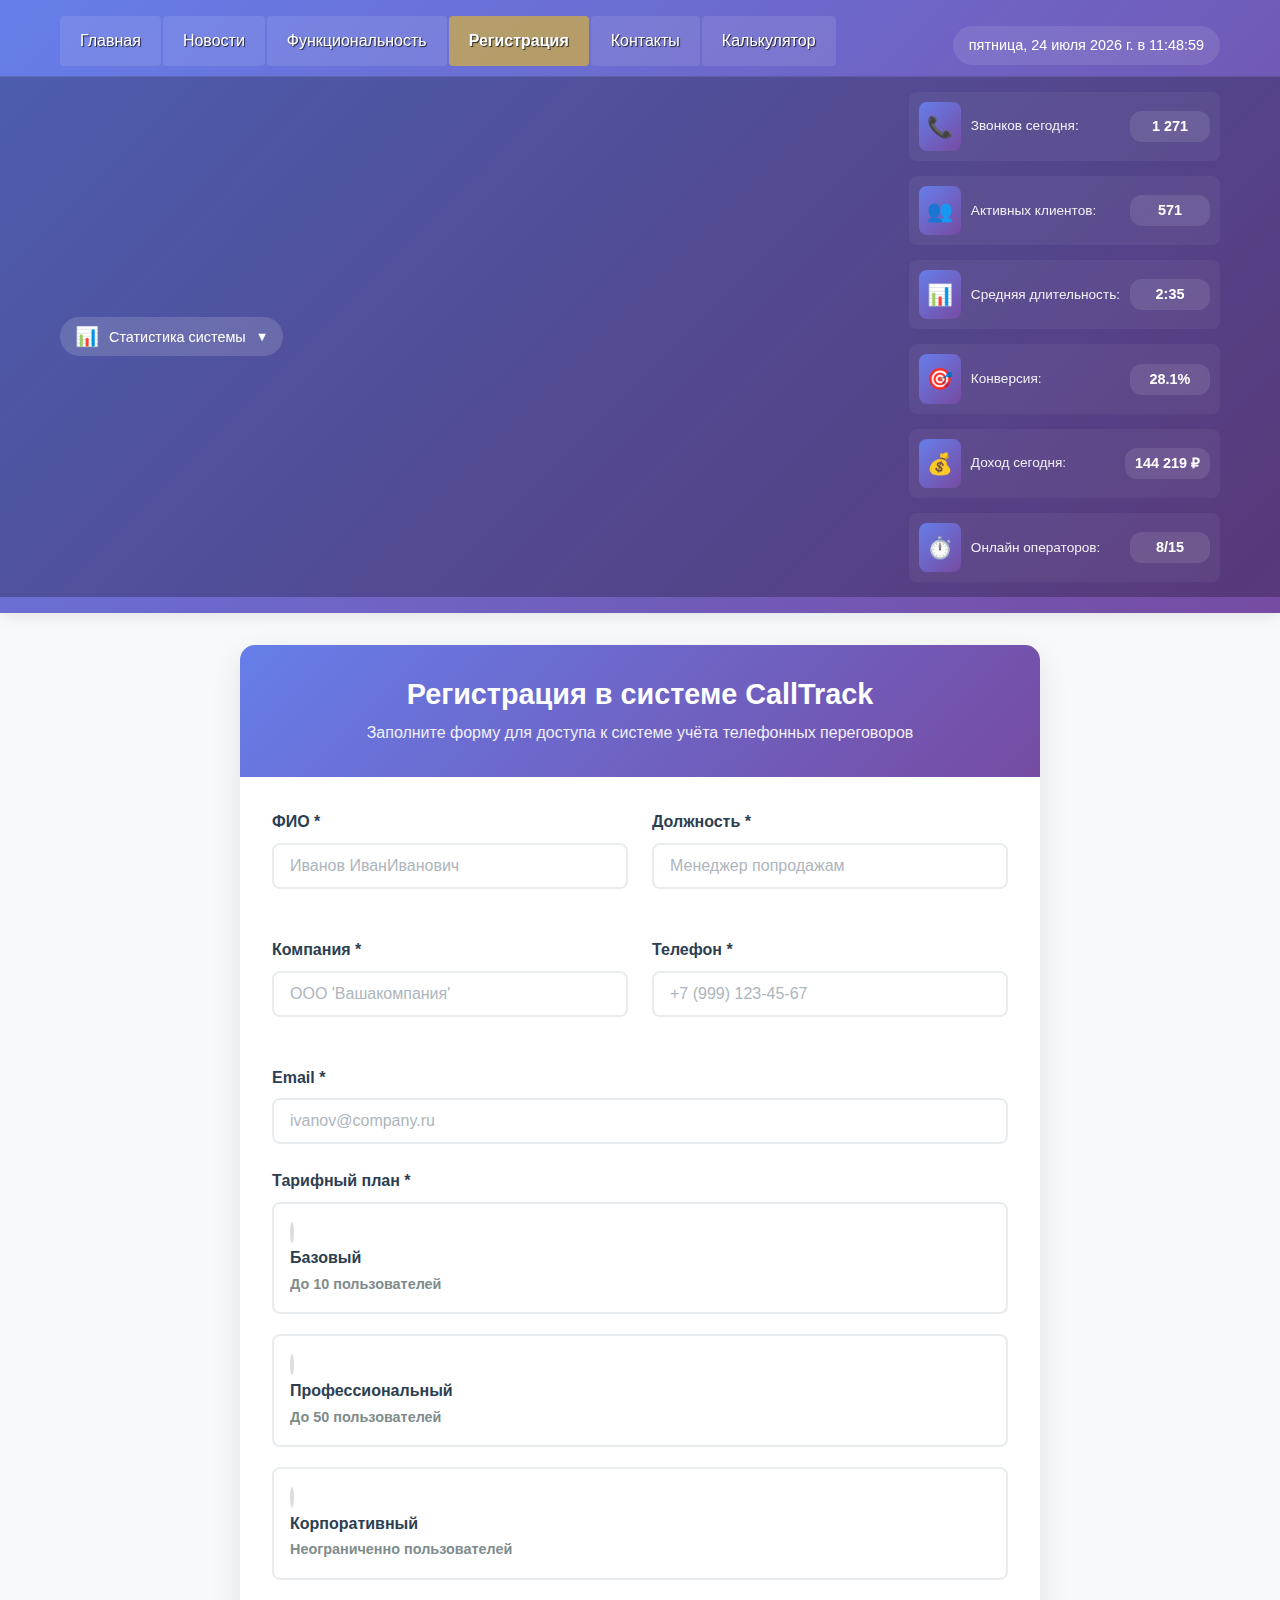
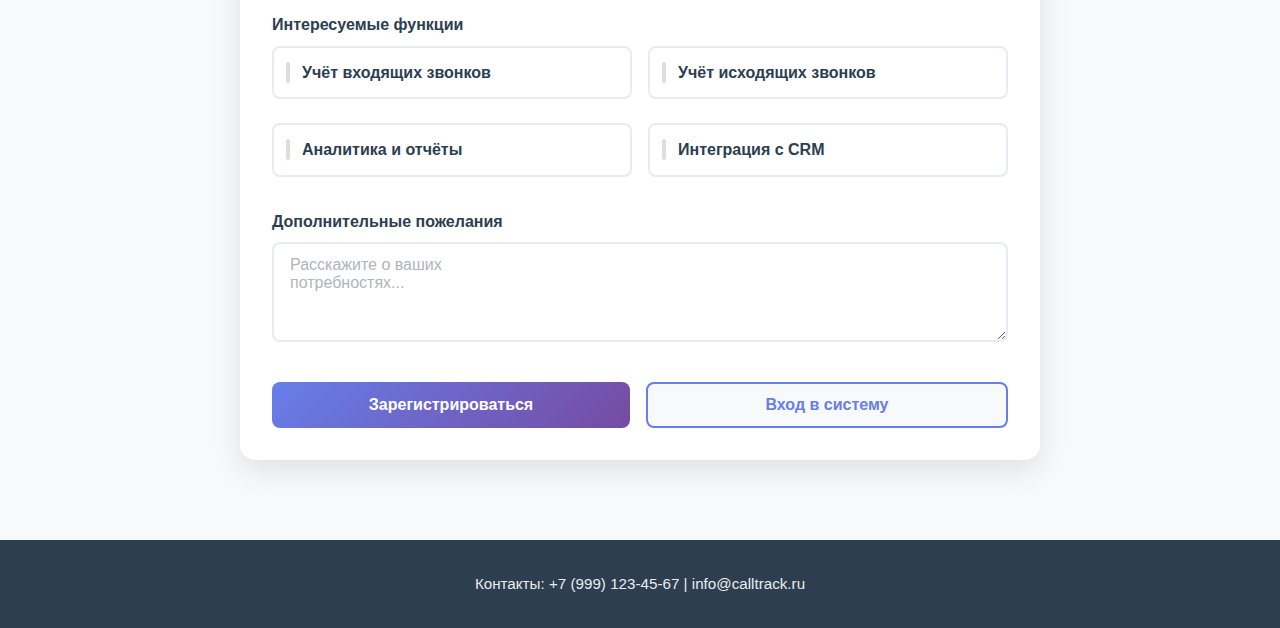
<file: register.html>
<!DOCTYPE html>
<html lang="ru">
<head>
<meta charset="UTF-8">
<meta name="viewport" content="width=device-width, initial-scale=1.0">
<title>Регистрация - CallTrack</title>
<link rel="stylesheet" href="css.css">
</head>
<body>
<header>
    <div class="container">
        <nav>
            <ul id="nav">
                <li><a href="hhhh.html" title="Вернуться на главную страницу">Главная</a></li>
                <li>
                    <a href="news.html" title="Новости и обновления">Новости</a>
                    <ul>
                        <li><a href="news.html#latest">Последние новости</a></li>
                        <li><a href="news.html#updates">Обновления системы</a></li>
                        <li><a href="news.html#events">Мероприятия</a></li>
                    </ul>
                </li>
                <li>
                    <a href="features.html" title="Функциональность системы">Функциональность</a>
                    <ul>
                        <li><a href="features.html#calls">Учёт звонков</a></li>
                        <li><a href="features.html#analytics">Аналитика</a></li>
                        <li><a href="features.html#integration">Интеграции</a></li>
                        <li><a href="features.html#reports">Отчёты</a></li>
                    </ul>
                </li>
                <li>
                    <a href="register.html" title="Регистрация и вход" class="active">Регистрация</a>
                    <ul>
                        <li><a href="register.html">Новый пользователь</a></li>
                        <li><a href="#" onclick="showLogin()">Вход в систему</a></li>
                        <li><a href="#">Техподдержка</a></li>
                    </ul>
                </li>
                <li>
                    <a href="#" title="Как с нами связаться">Контакты</a>
                    <ul>
                        <li><a href="#">Адрес офиса</a></li>
                        <li><a href="#">Телефоны</a></li>
                        <li><a href="#">Электронная почта</a></li>
                        <li><a href="#">Часы работы</a></li>
                    </ul>
                </li>
                <li>
                    <a href="calculator.html" title="Калькулятор расчётов">Калькулятор</a>
                    <ul>
                        <li><a href="calculator.html#basic">Простой калькулятор</a></li>
                        <li><a href="calculator.html#business">Бизнес-расчёты</a></li>
                        <li><a href="calculator.html#roi">ROI калькулятор</a></li>
                    </ul>
                </li>
            </ul>
        </nav>
        <div id="datetime"></div>
    </div>
<!-- База данных сверху -->
<div class="database-header">
    <div class="container">
        <div class="db-controls">
            <button class="db-toggle" onclick="toggleDatabase()">
                <span class="db-toggle-icon">📊</span>
                <span class="db-toggle-text">Статистика системы</span>
                <span class="db-toggle-arrow">▼</span>
            </button>
        </div>
        
        <div class="db-stats" id="dbStats">
            <div class="db-stat">
                <span class="db-icon">📞</span>
                <span class="db-label">Звонков сегодня:</span>
                <span class="db-value" id="callsToday">1,247</span>
            </div>
            <div class="db-stat">
                <span class="db-icon">👥</span>
                <span class="db-label">Активных клиентов:</span>
                <span class="db-value" id="activeClients">589</span>
            </div>
            <div class="db-stat">
                <span class="db-icon">📊</span>
                <span class="db-label">Средняя длительность:</span>
                <span class="db-value" id="avgDuration">3:45</span>
            </div>
            <div class="db-stat">
                <span class="db-icon">🎯</span>
                <span class="db-label">Конверсия:</span>
                <span class="db-value" id="conversionRate">24.7%</span>
            </div>
            <div class="db-stat">
                <span class="db-icon">💰</span>
                <span class="db-label">Доход сегодня:</span>
                <span class="db-value" id="todayRevenue">124,700 руб</span>
            </div>
            <div class="db-stat">
                <span class="db-icon">⏱️</span>
                <span class="db-label">Онлайн операторов:</span>
                <span class="db-value" id="onlineOperators">12/15</span>
            </div>
        </div>
    </div>
</div>
</header>
<main class="container">
<div class="registration-container">
<div class="registration-header">
<h1> Регистрация в системе CallTrack</h1>
<p>Заполните форму для доступа к системе учёта телефонных переговоров</p>
</div>
<form id="registrationForm" class="registration-form">
<div class="form-row">
<div class="form-group">
<label for="fullname">ФИО *</label>
<input type="text" id="fullname" name="fullname" required placeholder="Иванов Иван
Иванович">
</div>
<div class="form-group">
<label for="position">Должность *</label>
<input type="text" id="position" name="position" required placeholder="Менеджер по
продажам">
</div>
</div>
<div class="form-row">
<div class="form-group">
<label for="company">Компания *</label>
<input type="text" id="company" name="company" required placeholder="ООО 'Ваша
компания'">
</div>
<div class="form-group">
<label for="phone">Телефон *</label>
<input type="tel" id="phone" name="phone" required placeholder="+7 (999) 123-45-67">
</div>
</div>
<div class="form-group">
<label for="email">Email *</label>
<input type="email" id="email" name="email" required
placeholder="ivanov@company.ru">
</div>
<div class="form-group">
<label>Тарифный план *</label>
<div class="radio-group">
<label class="radio-option">
<input type="radio" name="tariff" value="Базовый" required>
<span class="radio-custom"></span>
<div class="radio-content">
<strong>Базовый</strong>
<span>До 10 пользователей</span>
</div>
</label>
<label class="radio-option">
<input type="radio" name="tariff" value="Профессиональный">
<span class="radio-custom"></span>
<div class="radio-content">
<strong>Профессиональный</strong>
<span>До 50 пользователей</span>
</div>
</label>
<label class="radio-option">
<input type="radio" name="tariff" value="Корпоративный">
<span class="radio-custom"></span>
<div class="radio-content">
<strong>Корпоративный</strong>
<span>Неограниченно пользователей</span>
</div>
</label>
</div>
</div>
<div class="form-group">
<label>Интересуемые функции</label>
<div class="checkbox-group">
<label class="checkbox-option">
<input type="checkbox" name="interests" value="Учёт входящих">
<span class="checkbox-custom"></span>
Учёт входящих звонков
</label>
<label class="checkbox-option">
<input type="checkbox" name="interests" value="Учёт исходящих">
<span class="checkbox-custom"></span>
Учёт исходящих звонков
</label>
<label class="checkbox-option">
<input type="checkbox" name="interests" value="Аналитика">
<span class="checkbox-custom"></span>
Аналитика и отчёты
</label>
<label class="checkbox-option">
<input type="checkbox" name="interests" value="Интеграция с CRM">
<span class="checkbox-custom"></span>
Интеграция с CRM
</label>
</div>
</div>
<div class="form-group">
<label for="comment">Дополнительные пожелания</label>
<textarea id="comment" name="comment" rows="4" placeholder="Расскажите о ваших
потребностях..."></textarea>
</div>
<div class="form-actions">
<button type="submit" class="btn btn-primary">Зарегистрироваться</button>
<button type="button" class="btn btn-secondary" onclick="location.href='index.html'">Вход
в систему</button>
</div>
</form>
</div>
</main>
<footer>
<div class="container">
<p>Контакты: +7 (999) 123-45-67 | info@calltrack.ru</p>
</div>
</footer>
<script src="js.js"></script>
</body>
</html>
</file>
<file: css.css>
/* ===== ОСНОВНЫЕ СТИЛИ ===== */
* {
    margin: 0;
    padding: 0;
    box-sizing: border-box;
}

body {
    font-family: 'Segoe UI', Tahoma, Geneva, Verdana, sans-serif;
    line-height: 1.6;
    color: #333;
    background-color: #f8f9fa;
    min-height: 100vh;
    display: flex;
    flex-direction: column;
}

.container {
    max-width: 1200px;
    margin: 0 auto;
    padding: 0 20px;
    width: 100%;
}

main {
    flex: 1;
    padding: 2rem 0;
}

/* ===== ШАПКА И НАВИГАЦИЯ ===== */
header {
    background: linear-gradient(135deg, #667eea 0%, #764ba2 100%);
    color: white;
    padding: 1rem 0;
    box-shadow: 0 2px 15px rgba(0,0,0,0.1);
    position: sticky;
    top: 0;
    z-index: 1000;
}

header .container {
    display: flex;
    justify-content: space-between;
    align-items: center;
    flex-wrap: wrap;
}

nav {
    display: flex;
    gap: 2rem;
    align-items: center;
}

nav a {
    color: white;
    text-decoration: none;
    font-weight: 500;
    padding: 0.5rem 1rem;
    border-radius: 5px;
    transition: all 0.3s ease;
    font-size: 1rem;
}

nav a:hover {
    background: rgba(255,255,255,0.1);
    transform: translateY(-2px);
}

nav a.active {
    background: rgba(255,255,255,0.2);
    font-weight: 600;
}

#datetime {
    font-size: 0.9rem;
    background: rgba(255,255,255,0.1);
    padding: 0.5rem 1rem;
    border-radius: 20px;
    font-weight: 500;
}

/* ===== ПОДВАЛ ===== */
footer {
    background: #2c3e50;
    color: white;
    text-align: center;
    padding: 2rem 0;
    margin-top: 3rem;
}

footer p {
    opacity: 0.9;
    font-size: 0.95rem;
}

/* ===== КНОПКИ ===== */
.btn {
    padding: 0.75rem 2rem;
    border: none;
    border-radius: 8px;
    font-size: 1rem;
    font-weight: 600;
    cursor: pointer;
    transition: all 0.3s ease;
    text-decoration: none;
    display: inline-block;
    text-align: center;
}

.btn-primary {
    background: linear-gradient(135deg, #667eea 0%, #764ba2 100%);
    color: white;
}

.btn-primary:hover {
    transform: translateY(-2px);
    box-shadow: 0 5px 15px rgba(102, 126, 234, 0.4);
}

.btn-secondary {
    background: #f8f9fa;
    color: #667eea;
    border: 2px solid #667eea;
}

.btn-secondary:hover {
    background: #667eea;
    color: white;
}

/* ===== ГЛАВНАЯ СТРАНИЦА ===== */
.hero {
    text-align: center;
    padding: 4rem 0;
    background: white;
    margin: 2rem 0;
    border-radius: 15px;
    box-shadow: 0 10px 30px rgba(0,0,0,0.1);
}

.hero h1 {
    font-size: 2.5rem;
    margin-bottom: 1rem;
    color: #2c3e50;
}

.hero p {
    font-size: 1.2rem;
    color: #7f8c8d;
    margin-bottom: 2rem;
    max-width: 600px;
    margin-left: auto;
    margin-right: auto;
}

.features {
    display: grid;
    grid-template-columns: repeat(auto-fit, minmax(300px, 1fr));
    gap: 2rem;
    margin: 3rem 0;
}

.feature-card {
    background: white;
    padding: 2rem;
    border-radius: 15px;
    box-shadow: 0 5px 15px rgba(0,0,0,0.1);
    text-align: center;
    transition: all 0.3s ease;
    border-left: 4px solid #667eea;
}

.feature-card:hover {
    transform: translateY(-5px);
    box-shadow: 0 10px 25px rgba(0,0,0,0.15);
}

.feature-card h3 {
    color: #2c3e50;
    margin-bottom: 1rem;
    font-size: 1.3rem;
}

.feature-card p {
    color: #7f8c8d;
    line-height: 1.6;
}

/* ===== СТРАНИЦА РЕГИСТРАЦИИ ===== */
.registration-container {
    max-width: 800px;
    margin: 2rem auto;
    background: white;
    border-radius: 15px;
    box-shadow: 0 10px 30px rgba(0,0,0,0.1);
    overflow: hidden;
}

.registration-header {
    background: linear-gradient(135deg, #667eea 0%, #764ba2 100%);
    color: white;
    padding: 2rem;
    text-align: center;
}

.registration-header h1 {
    margin: 0 0 0.5rem 0;
    font-size: 1.8rem;
}

.registration-header p {
    margin: 0;
    opacity: 0.9;
}

.registration-form {
    padding: 2rem;
}

.form-row {
    display: grid;
    grid-template-columns: 1fr 1fr;
    gap: 1.5rem;
    margin-bottom: 1.5rem;
}

.form-group {
    margin-bottom: 1.5rem;
}

.form-group label {
    display: block;
    margin-bottom: 0.5rem;
    font-weight: 600;
    color: #2c3e50;
}

.form-group input,
.form-group select,
.form-group textarea {
    width: 100%;
    padding: 0.75rem 1rem;
    border: 2px solid #e9ecef;
    border-radius: 8px;
    font-size: 1rem;
    transition: all 0.3s ease;
    font-family: inherit;
}

.form-group input:focus,
.form-group select:focus,
.form-group textarea:focus {
    border-color: #667eea;
    outline: none;
    box-shadow: 0 0 0 3px rgba(102, 126, 234, 0.1);
}

/* Радио-кнопки */
.radio-group {
    display: flex;
    flex-direction: column;
    gap: 0.75rem;
}

.radio-option {
    display: flex;
    align-items: center;
    padding: 1rem;
    border: 2px solid #e9ecef;
    border-radius: 8px;
    cursor: pointer;
    transition: all 0.3s ease;
}

.radio-option:hover {
    border-color: #667eea;
    background: #f8f9ff;
}

.radio-option input[type="radio"] {
    display: none;
}

.radio-custom {
    width: 20px;
    height: 20px;
    border: 2px solid #ddd;
    border-radius: 50%;
    margin-right: 1rem;
    position: relative;
    transition: all 0.3s ease;
}

.radio-option input[type="radio"]:checked + .radio-custom {
    border-color: #667eea;
    background: #667eea;
}

.radio-option input[type="radio"]:checked + .radio-custom::after {
    content: '';
    width: 8px;
    height: 8px;
    background: white;
    border-radius: 50%;
    position: absolute;
    top: 50%;
    left: 50%;
    transform: translate(-50%, -50%);
}

.radio-content {
    flex: 1;
}

.radio-content strong {
    display: block;
    color: #2c3e50;
}

.radio-content span {
    font-size: 0.9rem;
    color: #7f8c8d;
}

/* Чекбоксы */
.checkbox-group {
    display: grid;
    grid-template-columns: 1fr 1fr;
    gap: 1rem;
}

.checkbox-option {
    display: flex;
    align-items: center;
    padding: 0.75rem;
    border: 2px solid #e9ecef;
    border-radius: 8px;
    cursor: pointer;
    transition: all 0.3s ease;
}

.checkbox-option:hover {
    border-color: #667eea;
    background: #f8f9ff;
}

.checkbox-option input[type="checkbox"] {
    display: none;
}

.checkbox-custom {
    width: 20px;
    height: 20px;
    border: 2px solid #ddd;
    border-radius: 4px;
    margin-right: 0.75rem;
    position: relative;
    transition: all 0.3s ease;
}

.checkbox-option input[type="checkbox"]:checked + .checkbox-custom {
    border-color: #667eea;
    background: #667eea;
}

.checkbox-option input[type="checkbox"]:checked + .checkbox-custom::after {
    content: '✓';
    color: white;
    position: absolute;
    top: 50%;
    left: 50%;
    transform: translate(-50%, -50%);
    font-size: 14px;
    font-weight: bold;
}

.form-actions {
    display: flex;
    gap: 1rem;
    margin-top: 2rem;
}

.form-actions .btn {
    flex: 1;
}

/* ===== СТРАНИЦА НОВОСТЕЙ ===== */
.news-header {
    text-align: center;
    margin-bottom: 3rem;
    padding: 2rem 0;
}

.news-header h1 {
    color: #2c3e50;
    margin-bottom: 0.5rem;
    font-size: 2.5rem;
}

.news-header p {
    color: #7f8c8d;
    font-size: 1.2rem;
}

/* Карусель */
.carousel-section {
    margin-bottom: 4rem;
}

.carousel-container {
    position: relative;
    max-width: 100%;
    margin: 0 auto;
    border-radius: 15px;
    overflow: hidden;
    box-shadow: 0 10px 30px rgba(0,0,0,0.1);
}

.carousel-slides {
    display: flex;
    transition: transform 0.5s ease-in-out;
    height: 300px;
}

.slide {
    min-width: 100%;
    background: linear-gradient(135deg, #667eea 0%, #764ba2 100%);
    display: flex;
    align-items: center;
    justify-content: center;
    color: white;
    position: relative;
}

.slide-content {
    text-align: center;
    padding: 2rem;
    max-width: 600px;
}

.slide-content h3 {
    font-size: 2rem;
    margin-bottom: 1rem;
    font-weight: 600;
}

.slide-content p {
    font-size: 1.2rem;
    margin-bottom: 1rem;
    opacity: 0.9;
}

.slide-date {
    background: rgba(255,255,255,0.2);
    padding: 0.5rem 1rem;
    border-radius: 20px;
    font-size: 0.9rem;
}

/* Кнопки карусели */
.carousel-btn {
    position: absolute;
    top: 50%;
    transform: translateY(-50%);
    background: rgba(255,255,255,0.2);
    border: none;
    color: white;
    font-size: 2rem;
    width: 50px;
    height: 50px;
    border-radius: 50%;
    cursor: pointer;
    transition: all 0.3s ease;
    backdrop-filter: blur(10px);
}

.carousel-btn:hover {
    background: rgba(255,255,255,0.3);
    transform: translateY(-50%) scale(1.1);
}

.prev-btn {
    left: 20px;
}

.next-btn {
    right: 20px;
}

/* Индикаторы карусели */
.carousel-indicators {
    position: absolute;
    bottom: 20px;
    left: 50%;
    transform: translateX(-50%);
    display: flex;
    gap: 10px;
}

.indicator {
    width: 12px;
    height: 12px;
    border-radius: 50%;
    background: rgba(255,255,255,0.5);
    cursor: pointer;
    transition: all 0.3s ease;
}

.indicator.active {
    background: white;
    transform: scale(1.2);
}

/* Сетка новостей */
.news-grid {
    display: grid;
    grid-template-columns: repeat(auto-fit, minmax(350px, 1fr));
    gap: 2rem;
    margin-top: 3rem;
}

.news-card {
    background: white;
    border-radius: 15px;
    overflow: hidden;
    box-shadow: 0 5px 15px rgba(0,0,0,0.1);
    transition: all 0.3s ease;
    cursor: pointer;
}

.news-card:hover {
    transform: translateY(-5px);
    box-shadow: 0 10px 25px rgba(0,0,0,0.15);
}

.news-image {
    height: 200px;
    background: linear-gradient(135deg, #667eea 0%, #764ba2 100%);
    display: flex;
    align-items: center;
    justify-content: center;
    font-size: 4rem;
    opacity: 0.8;
}

.news-content {
    padding: 1.5rem;
}

.news-date {
    color: #667eea;
    font-size: 0.9rem;
    font-weight: 600;
    display: block;
    margin-bottom: 0.5rem;
}

.news-content h3 {
    color: #2c3e50;
    margin-bottom: 1rem;
    font-size: 1.3rem;
    line-height: 1.4;
}

.news-content p {
    color: #7f8c8d;
    line-height: 1.6;
    margin-bottom: 1rem;
}

.read-more {
    color: #667eea;
    text-decoration: none;
    font-weight: 600;
    transition: color 0.3s ease;
}

.read-more:hover {
    color: #764ba2;
}

/* ===== СТРАНИЦА ФУНКЦИОНАЛЬНОСТИ ===== */
.features-header {
    text-align: center;
    margin-bottom: 3rem;
    padding: 2rem 0;
}

.features-header h1 {
    color: #2c3e50;
    margin-bottom: 0.5rem;
    font-size: 2.5rem;
}

.features-header p {
    color: #7f8c8d;
    font-size: 1.2rem;
    max-width: 600px;
    margin: 0 auto;
}

/* Навигация по вкладкам */
.features-nav {
    display: flex;
    justify-content: center;
    gap: 1rem;
    margin-bottom: 3rem;
    flex-wrap: wrap;
}

.nav-btn {
    padding: 1rem 2rem;
    border: 2px solid #e9ecef;
    background: white;
    border-radius: 10px;
    cursor: pointer;
    font-size: 1rem;
    font-weight: 600;
    color: #7f8c8d;
    transition: all 0.3s ease;
    white-space: nowrap;
}

.nav-btn:hover {
    border-color: #667eea;
    color: #667eea;
    transform: translateY(-2px);
}

.nav-btn.active {
    background: linear-gradient(135deg, #667eea 0%, #764ba2 100%);
    border-color: #667eea;
    color: white;
    box-shadow: 0 5px 15px rgba(102, 126, 234, 0.3);
}

/* Контент вкладок */
.tab-content {
    display: none;
}

.tab-content.active {
    display: block;
    animation: fadeIn 0.5s ease-in;
}

@keyframes fadeIn {
    from { opacity: 0; transform: translateY(20px); }
    to { opacity: 1; transform: translateY(0); }
}

/* Герой-секция для каждого раздела */
.feature-hero {
    text-align: center;
    margin-bottom: 3rem;
    padding: 2rem;
    background: linear-gradient(135deg, #667eea 0%, #764ba2 100%);
    color: white;
    border-radius: 15px;
}

.feature-hero h2 {
    margin-bottom: 1rem;
    font-size: 2.2rem;
}

.feature-hero p {
    font-size: 1.2rem;
    opacity: 0.9;
    max-width: 600px;
    margin: 0 auto;
}

/* Сетка функций */
.features-grid {
    display: grid;
    grid-template-columns: repeat(auto-fit, minmax(350px, 1fr));
    gap: 2rem;
    margin-bottom: 3rem;
}

.feature-card.detailed {
    background: white;
    padding: 2rem;
    border-radius: 15px;
    box-shadow: 0 5px 15px rgba(0,0,0,0.1);
    transition: all 0.3s ease;
    border-left: 4px solid #667eea;
}

.feature-card.detailed:hover {
    transform: translateY(-5px);
    box-shadow: 0 10px 25px rgba(0,0,0,0.15);
}

.feature-icon {
    font-size: 3rem;
    margin-bottom: 1rem;
}

.feature-card.detailed h3 {
    color: #2c3e50;
    margin-bottom: 1rem;
    font-size: 1.4rem;
}

.feature-card.detailed ul {
    list-style: none;
    padding: 0;
}

.feature-card.detailed li {
    padding: 0.5rem 0;
    color: #7f8c8d;
    position: relative;
    padding-left: 1.5rem;
}

.feature-card.detailed li:before {
    content: '✓';
    color: #667eea;
    font-weight: bold;
    position: absolute;
    left: 0;
}

/* Демо-шаги */
.feature-demo {
    background: #f8f9ff;
    padding: 2rem;
    border-radius: 15px;
    margin-bottom: 3rem;
}

.feature-demo h3 {
    text-align: center;
    margin-bottom: 2rem;
    color: #2c3e50;
}

.demo-steps {
    display: grid;
    grid-template-columns: repeat(auto-fit, minmax(200px, 1fr));
    gap: 2rem;
}

.step {
    text-align: center;
    padding: 1.5rem;
    background: white;
    border-radius: 10px;
    box-shadow: 0 3px 10px rgba(0,0,0,0.1);
}

.step-number {
    display: inline-block;
    width: 40px;
    height: 40px;
    background: linear-gradient(135deg, #667eea 0%, #764ba2 100%);
    color: white;
    border-radius: 50%;
    line-height: 40px;
    font-weight: bold;
    margin-bottom: 1rem;
}

/* Сетка интеграций */
.integrations-grid {
    display: grid;
    grid-template-columns: repeat(auto-fit, minmax(280px, 1fr));
    gap: 2rem;
    margin-bottom: 3rem;
}

.integration-card {
    background: white;
    padding: 2rem;
    border-radius: 15px;
    box-shadow: 0 5px 15px rgba(0,0,0,0.1);
    text-align: center;
    transition: all 0.3s ease;
}

.integration-card:hover {
    transform: translateY(-5px);
    box-shadow: 0 10px 25px rgba(0,0,0,0.15);
}

.integration-logo {
    font-size: 3rem;
    margin-bottom: 1rem;
}

.integration-card h3 {
    color: #2c3e50;
    margin-bottom: 1.5rem;
}

.integration-partners {
    display: flex;
    flex-direction: column;
    gap: 0.5rem;
}

.partner {
    padding: 0.5rem;
    background: #f8f9fa;
    border-radius: 5px;
    color: #7f8c8d;
    transition: all 0.3s ease;
}

.partner:hover {
    background: #667eea;
    color: white;
}

/* Сетка отчётов */
.reports-grid {
    display: grid;
    grid-template-columns: repeat(auto-fit, minmax(300px, 1fr));
    gap: 2rem;
    margin-bottom: 3rem;
}

.report-card {
    background: white;
    padding: 2rem;
    border-radius: 15px;
    box-shadow: 0 5px 15px rgba(0,0,0,0.1);
    border-left: 4px solid #667eea;
}

.report-card h3 {
    color: #2c3e50;
    margin-bottom: 1.5rem;
}

.report-features {
    display: flex;
    flex-direction: column;
    gap: 0.75rem;
}

.report-features span {
    padding: 0.5rem;
    background: #f8f9fa;
    border-radius: 5px;
    color: #7f8c8d;
}

/* Опции экспорта */
.export-options {
    background: #f8f9ff;
    padding: 2rem;
    border-radius: 15px;
    margin-bottom: 3rem;
}

.export-options h3 {
    text-align: center;
    margin-bottom: 2rem;
    color: #2c3e50;
}

.export-formats {
    display: grid;
    grid-template-columns: repeat(auto-fit, minmax(150px, 1fr));
    gap: 1rem;
}

.format-option {
    display: flex;
    flex-direction: column;
    align-items: center;
    padding: 1.5rem;
    background: white;
    border-radius: 10px;
    box-shadow: 0 3px 10px rgba(0,0,0,0.1);
    transition: all 0.3s ease;
    cursor: pointer;
}

.format-option:hover {
    transform: translateY(-3px);
    box-shadow: 0 5px 15px rgba(0,0,0,0.2);
}

.format-icon {
    font-size: 2rem;
    margin-bottom: 0.5rem;
}

/* CTA секция */
.features-cta {
    text-align: center;
    padding: 3rem;
    background: linear-gradient(135deg, #667eea 0%, #764ba2 100%);
    color: white;
    border-radius: 15px;
    margin-top: 3rem;
}

.features-cta h2 {
    margin-bottom: 1rem;
    font-size: 2.2rem;
}

.features-cta p {
    margin-bottom: 2rem;
    font-size: 1.2rem;
    opacity: 0.9;
}

.cta-buttons {
    display: flex;
    gap: 1rem;
    justify-content: center;
    flex-wrap: wrap;
}

/* ===== АДАПТИВНОСТЬ ===== */
@media (max-width: 768px) {
    /* Общие стили */
    header .container {
        flex-direction: column;
        gap: 1rem;
    }
    
    nav {
        gap: 0.5rem;
        flex-wrap: wrap;
        justify-content: center;
    }
    
    nav a {
        padding: 0.5rem;
        font-size: 0.9rem;
    }
    
    /* Главная страница */
    .hero {
        padding: 2rem 1rem;
    }
    
    .hero h1 {
        font-size: 2rem;
    }
    
    .features {
        grid-template-columns: 1fr;
    }
    
    /* Регистрация */
    .form-row {
        grid-template-columns: 1fr;
    }
    
    .checkbox-group {
        grid-template-columns: 1fr;
    }
    
    .form-actions {
        flex-direction: column;
    }
    
    /* Новости */
    .carousel-slides {
        height: 250px;
    }
    
    .slide-content h3 {
        font-size: 1.5rem;
    }
    
    .news-grid {
        grid-template-columns: 1fr;
    }
    
    /* Функциональность */
    .features-nav {
        flex-direction: column;
        align-items: center;
    }
    
    .nav-btn {
        width: 100%;
        max-width: 300px;
    }
    
    .features-grid,
    .integrations-grid,
    .reports-grid {
        grid-template-columns: 1fr;
    }
    
    .export-formats {
        grid-template-columns: repeat(2, 1fr);
    }
    
    .cta-buttons {
        flex-direction: column;
        align-items: center;
    }
    
    .features-header h1,
    .news-header h1 {
        font-size: 2rem;
    }
    
    .feature-hero h2 {
        font-size: 1.8rem;
    }
}

@media (max-width: 480px) {
    /* Общие стили */
    .container {
        padding: 0 15px;
    }
    
    /* Новости */
    .carousel-slides {
        height: 200px;
    }
    
    .slide-content {
        padding: 1rem;
    }
    
    .slide-content h3 {
        font-size: 1.2rem;
    }
    
    .news-image {
        height: 150px;
        font-size: 3rem;
    }
    
    /* Функциональность */
    .export-formats {
        grid-template-columns: 1fr;
    }
    
    .demo-steps {
        grid-template-columns: 1fr;
    }
    
    .features-cta {
        padding: 2rem 1rem;
    }
    
    .features-cta h2 {
        font-size: 1.8rem;
    }
    
    /* Регистрация */
    .radio-option,
    .checkbox-option {
        padding: 0.75rem;
    }
    
    /* Кнопки карусели */
    .carousel-btn {
        width: 40px;
        height: 40px;
        font-size: 1.5rem;
    }
}

/* ===== АНИМАЦИИ ДЛЯ КАРУСЕЛИ ===== */
@keyframes slideIn {
    from {
        opacity: 0;
        transform: translateX(50px);
    }
    to {
        opacity: 1;
        transform: translateX(0);
    }
}

.slide.active .slide-content {
    animation: slideIn 0.5s ease-out;
}

/* ===== УТИЛИТЫ ===== */
.text-center {
    text-align: center;
}

.mt-1 { margin-top: 0.5rem; }
.mt-2 { margin-top: 1rem; }
.mt-3 { margin-top: 1.5rem; }
.mt-4 { margin-top: 2rem; }
.mt-5 { margin-top: 3rem; }

.mb-1 { margin-bottom: 0.5rem; }
.mb-2 { margin-bottom: 1rem; }
.mb-3 { margin-bottom: 1.5rem; }
.mb-4 { margin-bottom: 2rem; }
.mb-5 { margin-bottom: 3rem; }

.p-1 { padding: 0.5rem; }
.p-2 { padding: 1rem; }
.p-3 { padding: 1.5rem; }
.p-4 { padding: 2rem; }
.p-5 { padding: 3rem; }

/* ===== ПРОГРЕСС БАР ДЛЯ ФОРМ (опционально) ===== */
.progress-bar {
    width: 100%;
    height: 5px;
    background: #e9ecef;
    border-radius: 5px;
    margin-bottom: 2rem;
    overflow: hidden;
}

.progress-fill {
    height: 100%;
    background: linear-gradient(135deg, #667eea 0%, #764ba2 100%);
    width: 33%;
    transition: width 0.3s ease;
}

/* ===== УВЕДОМЛЕНИЯ ===== */
.alert {
    padding: 1rem;
    border-radius: 8px;
    margin-bottom: 1rem;
    display: flex;
    align-items: center;
    gap: 0.75rem;
}

.alert-success {
    background: #d4edda;
    color: #155724;
    border: 1px solid #c3e6cb;
}

.alert-warning {
    background: #fff3cd;
    color: #856404;
    border: 1px solid #ffeaa7;
}

.alert-error {
    background: #f8d7da;
    color: #721c24;
    border: 1px solid #f5c6cb;
}

.alert-info {
    background: #d1ecf1;
    color: #0c5460;
    border: 1px solid #bee5eb;
}

/* ===== ЗАГРУЗЧИК ===== */
.loader {
    display: inline-block;
    width: 20px;
    height: 20px;
    border: 3px solid #f3f3f3;
    border-top: 3px solid #667eea;
    border-radius: 50%;
    animation: spin 1s linear infinite;
}

@keyframes spin {
    0% { transform: rotate(0deg); }
    100% { transform: rotate(360deg); }
}

/* ===== ТЕНИ И ГРАДИЕНТЫ ===== */
.shadow-sm { box-shadow: 0 2px 5px rgba(0,0,0,0.1); }
.shadow-md { box-shadow: 0 5px 15px rgba(0,0,0,0.1); }
.shadow-lg { box-shadow: 0 10px 30px rgba(0,0,0,0.15); }

.gradient-primary {
    background: linear-gradient(135deg, #667eea 0%, #764ba2 100%);
}

.gradient-secondary {
    background: linear-gradient(135deg, #f093fb 0%, #f5576c 100%);
}

/* ===== ТИПОГРАФИЯ ===== */
h1, h2, h3, h4, h5, h6 {
    font-weight: 600;
    line-height: 1.2;
}

h1 { font-size: 2.5rem; }
h2 { font-size: 2rem; }
h3 { font-size: 1.5rem; }
h4 { font-size: 1.25rem; }

@media (max-width: 768px) {
    h1 { font-size: 2rem; }
    h2 { font-size: 1.75rem; }
    h3 { font-size: 1.25rem; }
    h4 { font-size: 1.1rem; }
}

/* ===== ПОСЛЕДНИЕ ИСПРАВЛЕНИЯ ДЛЯ ВЫРАВНИВАНИЯ ===== */
img, video {
    max-width: 100%;
    height: auto;
    display: block;
}

textarea {
    resize: vertical;
    min-height: 100px;
}

::placeholder {
    color: #adb5bd;
    opacity: 1;
}

:-ms-input-placeholder {
    color: #adb5bd;
}

::-ms-input-placeholder {
    color: #adb5bd;
}

/* Улучшение доступности для фокуса */
:focus-visible {
    outline: 3px solid #667eea;
    outline-offset: 2px;
}

/* Плавный скролл */
html {
    scroll-behavior: smooth;
}

/* Скрытие элементов */
.visually-hidden {
    position: absolute;
    width: 1px;
    height: 1px;
    padding: 0;
    margin: -1px;
    overflow: hidden;
    clip: rect(0, 0, 0, 0);
    white-space: nowrap;
    border: 0;
}

/* ===== ВЫПАДАЮЩЕЕ МЕНЮ ===== */
#nav {
    float: left;
    width: 100%;
    list-style: none;
    font-weight: bold;
    margin-bottom: 10px;
    display: flex;
    gap: 1px;
}

#nav li {
    float: left;
    margin-right: 1px;
    position: relative;
    display: block;
}

#nav li a {
    display: block;
    padding: 12px 20px;
    color: #fff;
    background: rgba(255, 255, 255, 0.1);
    text-decoration: none;
    transition: 0.4s background;
    text-shadow: 1px 1px 1px rgba(0,0,0,0.75);
    border-radius: 4px;
    font-weight: 500;
}

#nav li a:hover {
    color: #fff;
    background: rgba(255, 204, 0, 0.75);
    text-decoration: none;
    transition: 0.4s background;
}

/* Выпадающие пункты */
#nav ul {
    list-style: none;
    position: absolute;
    left: -9999px;
    opacity: 0;
    transition: 0.25s linear opacity;
    top: 100%;
    min-width: 200px;
    background: white;
    border-radius: 8px;
    box-shadow: 0 10px 30px rgba(0,0,0,0.2);
    padding: 10px 0;
    z-index: 1000;
}

#nav ul li {
    padding-top: 1px;
    float: none;
    margin: 0;
}

#nav ul a {
    white-space: nowrap;
    display: block;
    padding: 10px 20px;
    color: #333;
    background: transparent;
    text-decoration: none;
    transition: all 0.3s ease;
    border-radius: 0;
    font-weight: normal;
}

#nav ul a:hover {
    background: linear-gradient(135deg, #667eea 0%, #764ba2 100%);
    color: white;
    transform: translateX(5px);
}

#nav li:hover ul {
    left: 0;
    opacity: 1;
    animation: slideDown 0.3s ease;
}

#nav li:hover a {
    background: rgba(255, 204, 0, 0.5);
    text-decoration: underline;
}

#nav li:hover ul a {
    text-decoration: none;
}

#nav li:hover ul li a:hover {
    background: linear-gradient(135deg, #667eea 0%, #764ba2 100%);
    text-decoration: none;
    transform: translateX(5px) scale(1.02);
}

@keyframes slideDown {
    from {
        opacity: 0;
        transform: translateY(-10px);
    }
    to {
        opacity: 1;
        transform: translateY(0);
    }
}

/* Активный пункт меню */
#nav li a.active {
    background: rgba(255, 204, 0, 0.5);
    font-weight: 600;
}

/* Адаптивность для меню */
@media (max-width: 768px) {
    #nav {
        flex-direction: column;
        gap: 5px;
    }
    
    #nav li {
        width: 100%;
        margin-right: 0;
    }
    
    #nav ul {
        position: static;
        opacity: 1;
        left: 0;
        width: 100%;
        box-shadow: none;
        background: rgba(255, 255, 255, 0.05);
        margin-top: 5px;
        display: none;
    }
    
    #nav li:hover ul {
        display: block;
        animation: none;
    }
    
    #nav ul a {
        padding-left: 40px;
    }
}
/* ===== БАЗА ДАННЫХ В ШАПКЕ ===== */
.database-header {
    background: rgba(0, 0, 0, 0.2);
    padding: 10px 0;
    border-top: 1px solid rgba(255, 255, 255, 0.1);
}

.db-stats {
    display: grid;
    grid-template-columns: repeat(auto-fit, minmax(200px, 1fr));
    gap: 15px;
}

.db-stat {
    display: flex;
    align-items: center;
    gap: 10px;
    color: white;
    font-size: 0.9rem;
}

.db-icon {
    font-size: 1.2rem;
    background: rgba(255, 255, 255, 0.2);
    padding: 5px;
    border-radius: 5px;
}

.db-label {
    opacity: 0.9;
}

.db-value {
    font-weight: bold;
    background: rgba(255, 255, 255, 0.1);
    padding: 2px 8px;
    border-radius: 10px;
    margin-left: auto;
}

/* ===== СТРАНИЦА КАЛЬКУЛЯТОРА ===== */
.calculator-header {
    text-align: center;
    margin-bottom: 3rem;
    padding: 2rem 0;
}

.calculator-header h1 {
    color: #2c3e50;
    margin-bottom: 0.5rem;
    font-size: 2.5rem;
}

.calculator-header p {
    color: #7f8c8d;
    font-size: 1.2rem;
}

.calculator-section {
    background: white;
    border-radius: 15px;
    padding: 2rem;
    margin-bottom: 2rem;
    box-shadow: 0 5px 15px rgba(0,0,0,0.1);
}

.calculator-section h2 {
    color: #2c3e50;
    margin-bottom: 1.5rem;
    font-size: 1.8rem;
    border-bottom: 2px solid #667eea;
    padding-bottom: 0.5rem;
}

/* Простой калькулятор */
.simple-calculator {
    display: grid;
    grid-template-columns: 2fr 1fr;
    gap: 2rem;
}

@media (max-width: 768px) {
    .simple-calculator {
        grid-template-columns: 1fr;
    }
}

.calculator-display input {
    width: 100%;
    padding: 20px;
    font-size: 2rem;
    text-align: right;
    border: 2px solid #e9ecef;
    border-radius: 10px;
    background: #f8f9fa;
    color: #333;
}

.calculator-buttons {
    display: flex;
    flex-direction: column;
    gap: 10px;
}

.row {
    display: grid;
    grid-template-columns: repeat(4, 1fr);
    gap: 10px;
}

.calc-btn {
    padding: 15px;
    font-size: 1.2rem;
    border: none;
    border-radius: 8px;
    background: #f8f9fa;
    color: #333;
    cursor: pointer;
    transition: all 0.2s ease;
    font-weight: bold;
}

.calc-btn:hover {
    background: #e9ecef;
    transform: translateY(-2px);
}

.calc-btn.operator {
    background: #667eea;
    color: white;
}

.calc-btn.operator:hover {
    background: #5a6fd8;
}

.calc-btn.equals {
    background: #28a745;
    color: white;
    grid-column: span 2;
}

.calc-btn.equals:hover {
    background: #218838;
}

.calculator-history {
    grid-column: span 2;
    margin-top: 1rem;
    padding: 1rem;
    background: #f8f9fa;
    border-radius: 10px;
    max-height: 200px;
    overflow-y: auto;
}

.calculator-history h3 {
    margin-bottom: 1rem;
    color: #2c3e50;
}

#historyList {
    list-style: none;
    padding: 0;
}

#historyList li {
    padding: 5px 0;
    border-bottom: 1px solid #e9ecef;
    color: #666;
    font-family: monospace;
}

/* Бизнес калькулятор */
.business-calculator {
    display: grid;
    grid-template-columns: 1fr 2fr;
    gap: 2rem;
}

@media (max-width: 768px) {
    .business-calculator {
        grid-template-columns: 1fr;
    }
}

.calc-form {
    display: flex;
    flex-direction: column;
    gap: 1rem;
}

.calc-results {
    display: grid;
    grid-template-columns: repeat(2, 1fr);
    gap: 1rem;
}

.result-card {
    background: linear-gradient(135deg, #667eea 0%, #764ba2 100%);
    color: white;
    padding: 1.5rem;
    border-radius: 10px;
    text-align: center;
}

.result-card h3 {
    color: white;
    margin-bottom: 0.5rem;
    font-size: 1rem;
}

.result-value {
    font-size: 1.5rem;
    font-weight: bold;
}

/* ROI калькулятор */
.roi-calculator {
    display: grid;
    grid-template-columns: 1fr 1fr;
    gap: 2rem;
}

@media (max-width: 992px) {
    .roi-calculator {
        grid-template-columns: 1fr;
    }
}

.roi-inputs {
    display: flex;
    flex-direction: column;
    gap: 1.5rem;
}

.roi-inputs .form-group {
    display: flex;
    flex-direction: column;
    gap: 0.5rem;
}

.roi-inputs input[type="range"] {
    width: 100%;
    height: 10px;
    -webkit-appearance: none;
    background: #e9ecef;
    border-radius: 5px;
    outline: none;
}

.roi-inputs input[type="range"]::-webkit-slider-thumb {
    -webkit-appearance: none;
    width: 20px;
    height: 20px;
    background: #667eea;
    border-radius: 50%;
    cursor: pointer;
}

.roi-chart {
    background: white;
    padding: 1rem;
    border-radius: 10px;
    border: 2px solid #e9ecef;
}

.roi-summary {
    grid-column: span 2;
    background: #f8f9ff;
    padding: 1.5rem;
    border-radius: 10px;
    margin-top: 1rem;
}

.roi-summary h3 {
    margin-bottom: 1rem;
    color: #2c3e50;
}

.summary-item {
    display: flex;
    justify-content: space-between;
    padding: 0.75rem 0;
    border-bottom: 1px solid #e9ecef;
}

.summary-item.highlight {
    background: #667eea;
    color: white;
    padding: 1rem;
    border-radius: 5px;
    margin-top: 0.5rem;
}

.summary-item.highlight strong {
    color: white;
    font-size: 1.2rem;
}
/* ===== СВОРАЧИВАЕМАЯ БАЗА ДАННЫХ ===== */
.database-header {
    background: rgba(0, 0, 0, 0.25);
    padding: 0;
    border-top: 1px solid rgba(255, 255, 255, 0.1);
    transition: all 0.3s ease;
}

.database-header.collapsed {
    background: rgba(0, 0, 0, 0.15);
}

.db-controls {
    padding: 8px 0;
}

.db-toggle {
    background: rgba(255, 255, 255, 0.15);
    border: none;
    color: white;
    padding: 8px 15px;
    border-radius: 20px;
    cursor: pointer;
    display: flex;
    align-items: center;
    gap: 10px;
    font-size: 0.9rem;
    transition: all 0.3s ease;
    width: 100%;
    justify-content: center;
}

.db-toggle:hover {
    background: rgba(255, 255, 255, 0.25);
    transform: translateY(-2px);
}

.db-toggle-icon {
    font-size: 1.2rem;
}

.db-toggle-text {
    font-weight: 500;
}

.db-toggle-arrow {
    font-size: 0.8rem;
    transition: transform 0.3s ease;
}

.database-header.collapsed .db-toggle-arrow {
    transform: rotate(-90deg);
}

.db-stats {
    display: grid;
    grid-template-columns: repeat(auto-fit, minmax(180px, 1fr));
    gap: 15px;
    padding: 15px 0;
    max-height: 200px;
    opacity: 1;
    transition: all 0.3s ease;
    overflow: hidden;
}

.database-header.collapsed .db-stats {
    max-height: 0;
    padding: 0;
    opacity: 0;
    margin: 0;
}

.db-stat {
    display: flex;
    align-items: center;
    gap: 10px;
    color: white;
    font-size: 0.85rem;
    background: rgba(255, 255, 255, 0.05);
    padding: 10px;
    border-radius: 8px;
    transition: all 0.3s ease;
}

.db-stat:hover {
    background: rgba(255, 255, 255, 0.1);
    transform: translateY(-2px);
}

.db-icon {
    font-size: 1.3rem;
    background: linear-gradient(135deg, #667eea 0%, #764ba2 100%);
    padding: 8px;
    border-radius: 8px;
    min-width: 40px;
    text-align: center;
}

.db-label {
    opacity: 0.9;
    flex-grow: 1;
}

.db-value {
    font-weight: bold;
    background: rgba(255, 255, 255, 0.1);
    padding: 4px 10px;
    border-radius: 12px;
    font-size: 0.9rem;
    min-width: 80px;
    text-align: center;
}

/* Адаптивность для базы данных */
@media (max-width: 768px) {
    .db-stats {
        grid-template-columns: repeat(2, 1fr);
        gap: 10px;
    }
    
    .db-stat {
        flex-direction: column;
        text-align: center;
        padding: 8px;
    }
    
    .db-label {
        font-size: 0.8rem;
    }
    
    .db-value {
        font-size: 0.85rem;
        min-width: auto;
        width: 100%;
    }
}

@media (max-width: 480px) {
    .db-stats {
        grid-template-columns: 1fr;
    }
    
    .db-toggle-text {
        display: none;
    }
    
    .db-toggle {
        justify-content: space-between;
        padding: 8px;
    }
}
</file>
